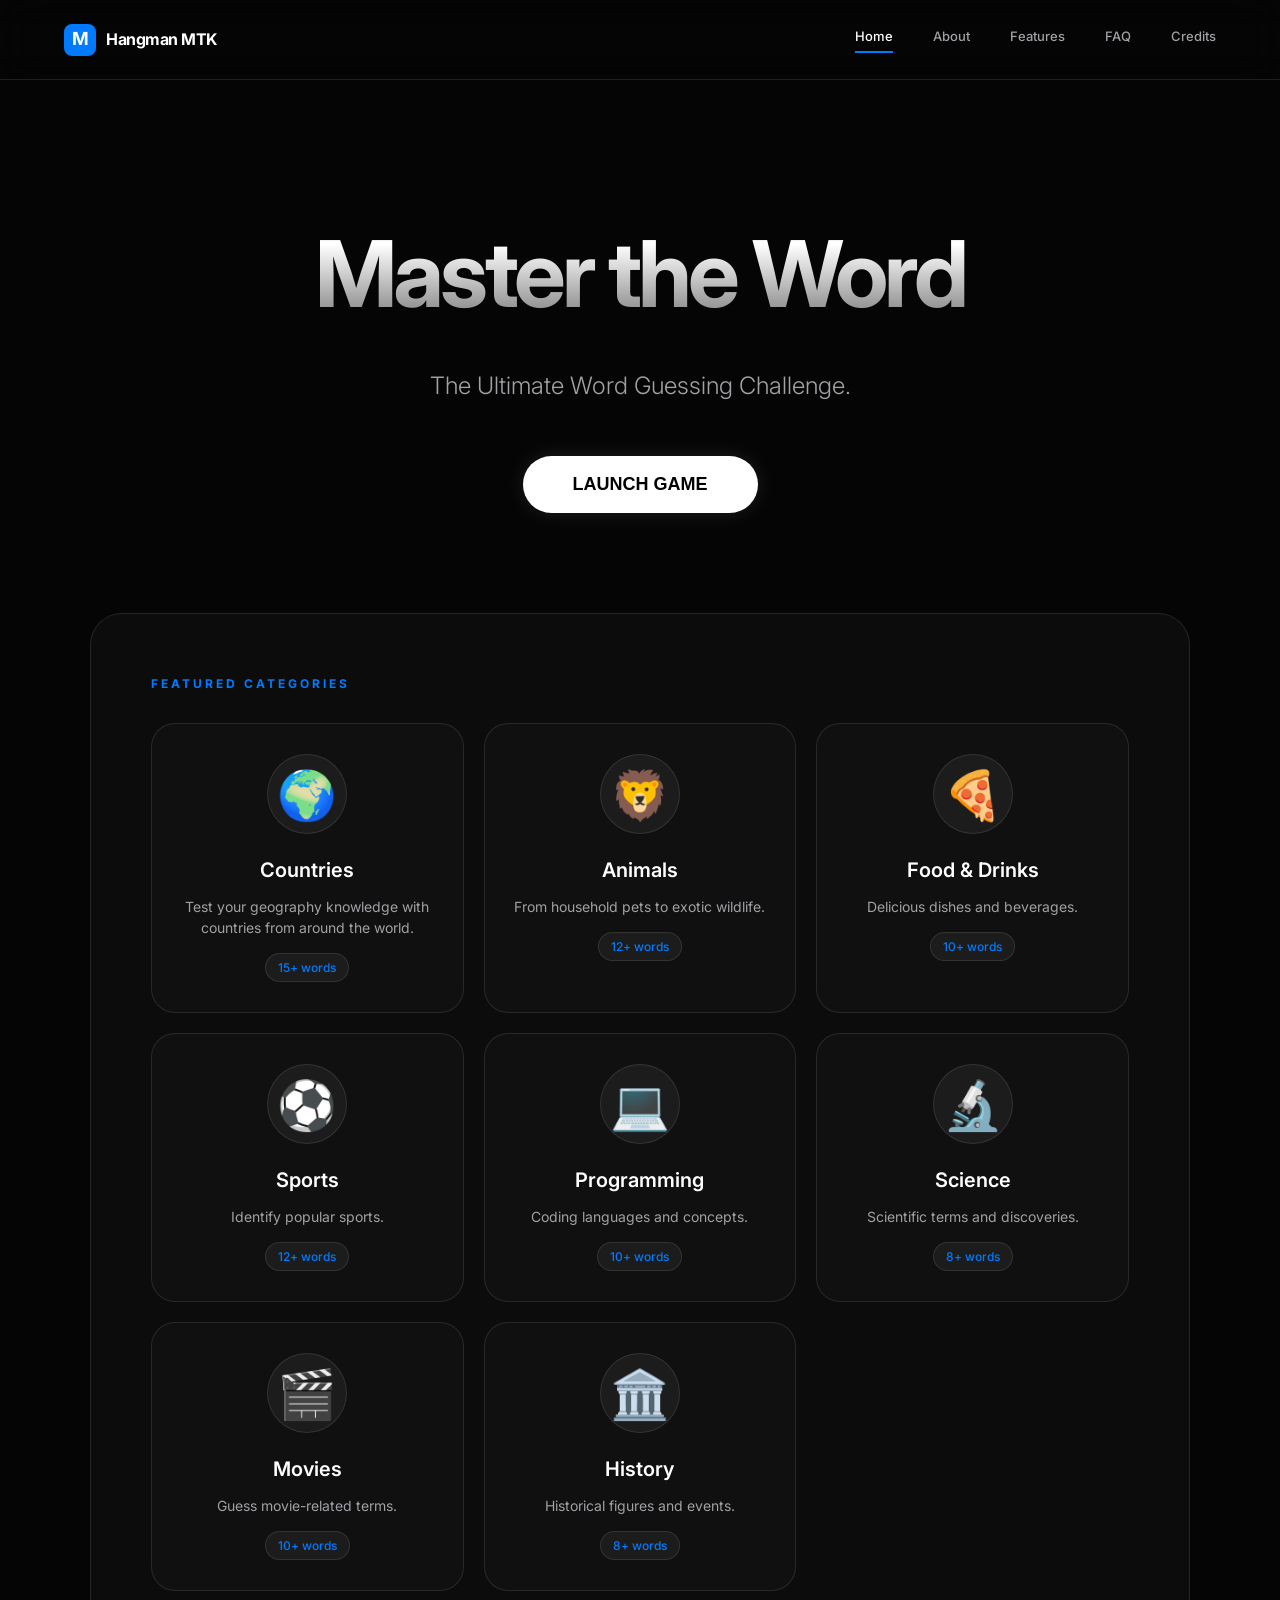
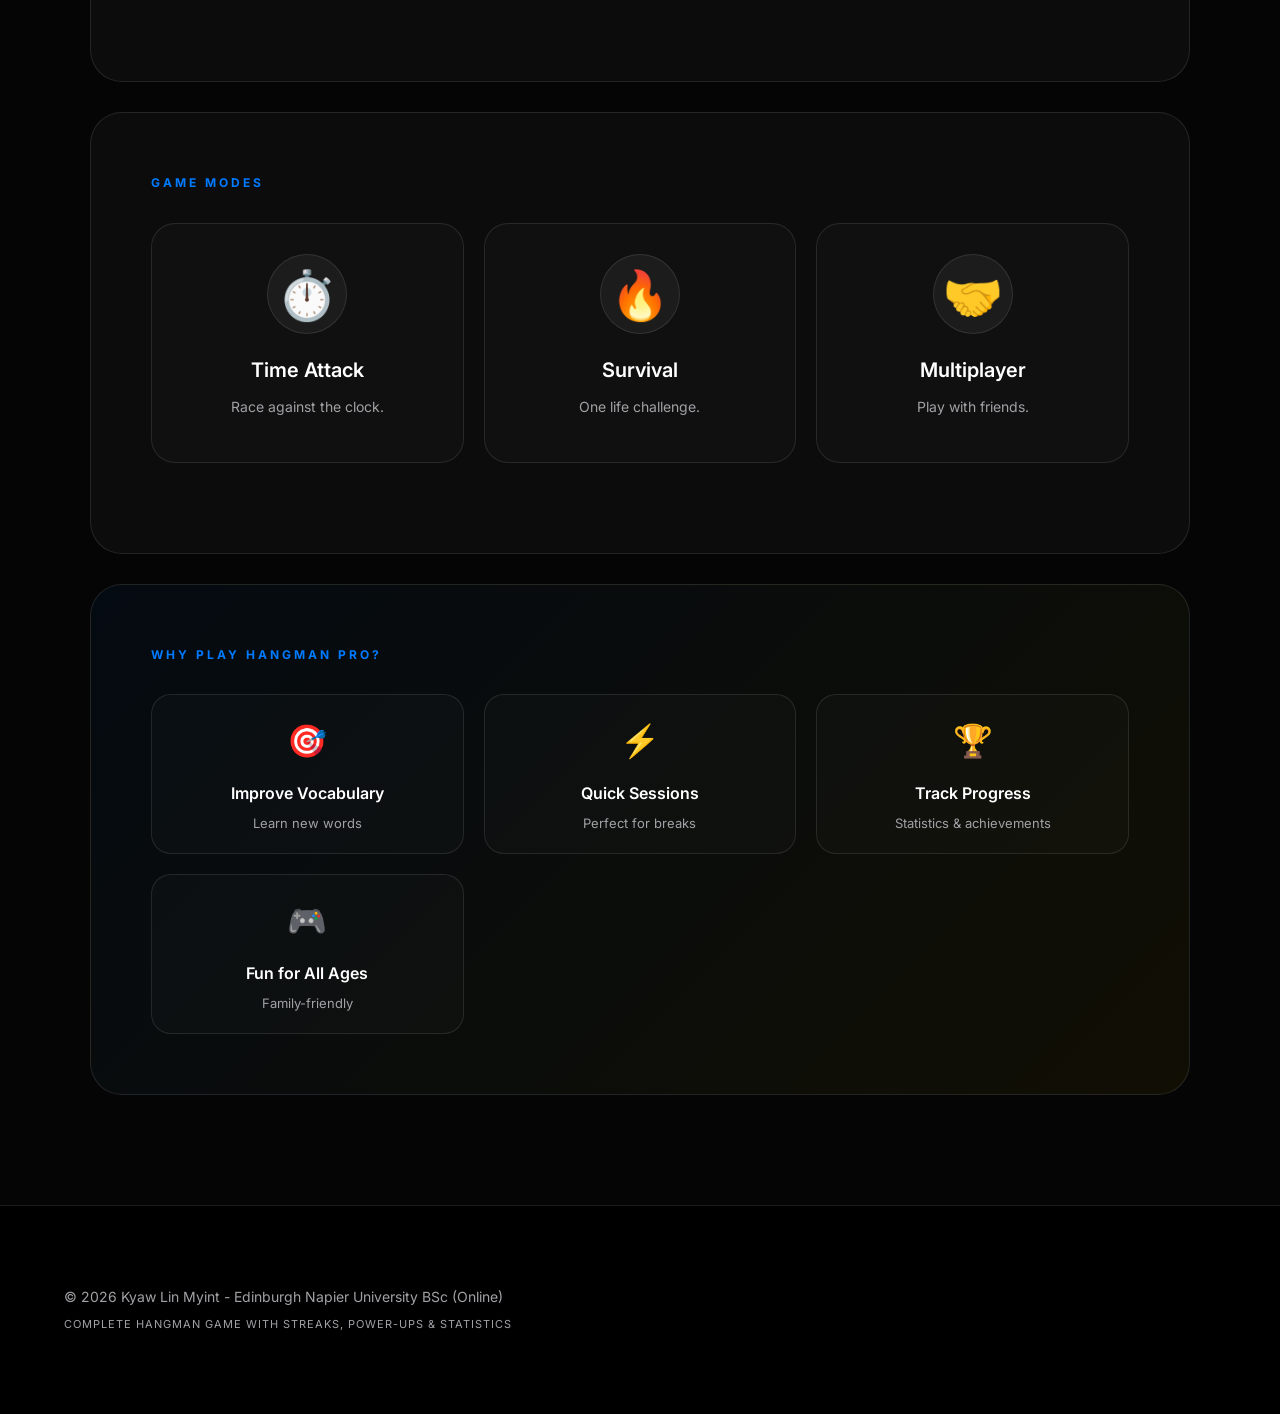
<file: index.html>
<!DOCTYPE html>
<html lang="en">
<head>
    <meta charset="UTF-8">
    <meta name="viewport" content="width=device-width, initial-scale=1.0">
    <title>Hangman Pro | Next-Gen Word Challenge</title>
  <link rel="icon" type="image/jpeg" href="./hangman-game-images/images/head.jpg">
    <link rel="stylesheet" href="./css/website.css">

    <style>
      
    </style>
</head>

<body>

    <header class="app-header">
        <div class="header-content">
            <div class="logo-area">
                <span class="logo-icon">M</span>
                <span class="logo-text">Hangman MTK<span></span></span>
            </div>
            
            <button class="mobile-menu-btn" id="mobileMenuBtn">Home ▼</button>

            <nav class="header-nav" id="headerNav">
                <a href="index.html" class="active">Home</a>
                <a href="./html/about.html">About</a>
                <a href="./html/features.html">Features</a>
                <a href="./html/faq.html">FAQ</a>
                <a href="./html/credits.html">Credits</a>
            </nav>
        </div>
    </header>

    <div class="welcome-container">
        <section class="hero-section">
            <h1 class="game-title">Master the Word</h1>
            <p class="game-subtitle">The Ultimate Word Guessing Challenge.</p>
            
            <div class="navigation-buttons">
                <button class="play-btn" onclick="window.location.href='./html/gamehome.html'">
                    LAUNCH GAME
                </button>
            </div>
        </section>

        <main class="welcome-main">
            <section id="featured" class="info-section">
                <h2 class="section-title">Featured Categories</h2>
                <div class="featured-grid">

                    <div class="featured-card">
                        <div class="featured-icon">🌍</div>
                        <h3>Countries</h3>
                        <p>Test your geography knowledge with countries from around the world.</p>
                        <span class="word-count">15+ words</span>
                    </div>

                    <div class="featured-card">
                        <div class="featured-icon">🦁</div>
                        <h3>Animals</h3>
                        <p>From household pets to exotic wildlife.</p>
                        <span class="word-count">12+ words</span>
                    </div>

                    <div class="featured-card">
                        <div class="featured-icon">🍕</div>
                        <h3>Food & Drinks</h3>
                        <p>Delicious dishes and beverages.</p>
                        <span class="word-count">10+ words</span>
                    </div>

                    <div class="featured-card">
                        <div class="featured-icon">⚽</div>
                        <h3>Sports</h3>
                        <p>Identify popular sports.</p>
                        <span class="word-count">12+ words</span>
                    </div>

                    <div class="featured-card">
                        <div class="featured-icon">💻</div>
                        <h3>Programming</h3>
                        <p>Coding languages and concepts.</p>
                        <span class="word-count">10+ words</span>
                    </div>

                    <div class="featured-card">
                        <div class="featured-icon">🔬</div>
                        <h3>Science</h3>
                        <p>Scientific terms and discoveries.</p>
                        <span class="word-count">8+ words</span>
                    </div>

                    <div class="featured-card">
                        <div class="featured-icon">🎬</div>
                        <h3>Movies</h3>
                        <p>Guess movie-related terms.</p>
                        <span class="word-count">10+ words</span>
                    </div>

                    <div class="featured-card">
                        <div class="featured-icon">🏛️</div>
                        <h3>History</h3>
                        <p>Historical figures and events.</p>
                        <span class="word-count">8+ words</span>
                    </div>

                </div>
            </section>

            <section class="info-section">
                <h2 class="section-title">Game Modes</h2>
                <div class="featured-grid">

                    <div class="featured-card">
                        <div class="featured-icon">⏱️</div>
                        <h3>Time Attack</h3>
                        <p>Race against the clock.</p>
                    </div>

                    <div class="featured-card">
                        <div class="featured-icon">🔥</div>
                        <h3>Survival</h3>
                        <p>One life challenge.</p>
                    </div>

                    <div class="featured-card">
                        <div class="featured-icon">🤝</div>
                        <h3>Multiplayer</h3>
                        <p>Play with friends.</p>
                    </div>

                </div>
            </section>

            <section class="info-section why-play">
                <h2 class="section-title">Why Play Hangman Pro?</h2>
                <div class="why-play-grid">

                    <div class="why-play-item">
                        <span class="why-icon">🎯</span>
                        <h4>Improve Vocabulary</h4>
                        <p>Learn new words</p>
                    </div>

                    <div class="why-play-item">
                        <span class="why-icon">⚡</span>
                        <h4>Quick Sessions</h4>
                        <p>Perfect for breaks</p>
                    </div>

                    <div class="why-play-item">
                        <span class="why-icon">🏆</span>
                        <h4>Track Progress</h4>
                        <p>Statistics & achievements</p>
                    </div>

                    <div class="why-play-item">
                        <span class="why-icon">🎮</span>
                        <h4>Fun for All Ages</h4>
                        <p>Family-friendly</p>
                    </div>

                </div>
            </section>
        </main>
    </div>

    <footer class="app-footer">
        <div class="footer-content">
            <div class="footer-left">
                <p>&copy; 2026 Kyaw Lin Myint - Edinburgh Napier University BSc (Online)</p>
                <p class="version">Complete Hangman Game with Streaks, Power-ups & Statistics</p>
            </div>
        </div>
    </footer>

    <script>
        document.addEventListener('DOMContentLoaded', () => {
            const mobileMenuBtn = document.getElementById('mobileMenuBtn');
            const headerNav = document.getElementById('headerNav');

            if (mobileMenuBtn && headerNav) {
                mobileMenuBtn.addEventListener('click', () => {
                    // Toggle the show class which triggers the CSS max-height transition
                    headerNav.classList.toggle('show');
                    
                    // Toggle the visual arrow direction
                    if (headerNav.classList.contains('show')) {
                        mobileMenuBtn.innerHTML = 'Home ▲';
                        // Optional: Add aria-expanded for better accessibility
                        mobileMenuBtn.setAttribute('aria-expanded', 'true');
                    } else {
                        mobileMenuBtn.innerHTML = 'Home ▼';
                        mobileMenuBtn.setAttribute('aria-expanded', 'false');
                    }
                });
            }
        });
    </script>
</body>
</html>
</file>
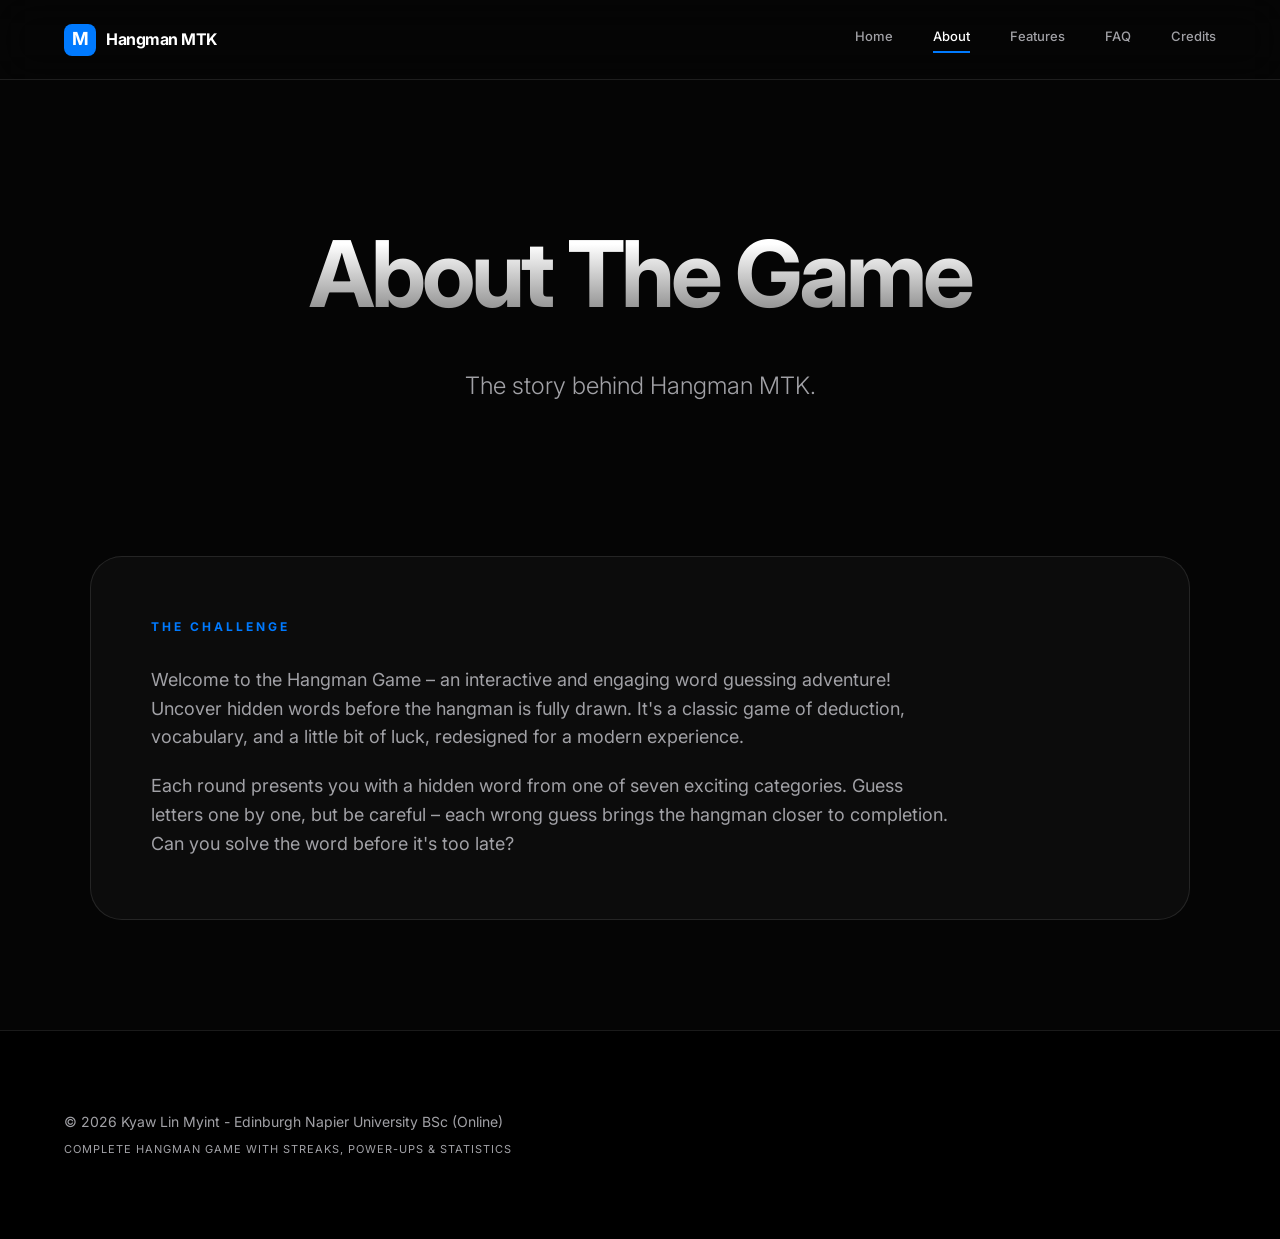
<file: html/about.html>
<!DOCTYPE html>
<html lang="en">
<head>
    <meta charset="UTF-8">
    <meta name="viewport" content="width=device-width, initial-scale=1.0">
    <title>About - Hangman Pro</title>
    <link rel="icon" type="image/jpeg" href="../hangman-game-images/images/head.jpg">
    <link rel="stylesheet" href="../css/about.css">
</head>
<body>

    <header class="app-header">
        <div class="header-content">
            <div class="logo-area">
                 <span class="logo-icon">M</span>
                <span class="logo-text">Hangman MTK<span></span></span>
            </div>

            <button class="mobile-menu-btn" id="mobileMenuBtn">About ▼</button>

             <nav class="header-nav" id="headerNav">
                <a href="../index.html">Home</a>
                <a href="about.html" class="active">About</a>
                <a href="features.html">Features</a>
                 <a href="faq.html">FAQ</a>
                <a href="credits.html">Credits</a>
            </nav>
        </div>
    </header>

    <div class="welcome-container">
        <section class="hero-section">
            <h1 class="game-title">About The Game</h1>
            <p class="game-subtitle">The story behind Hangman MTK.</p>
        </section>

        <main class="welcome-main">
            <section class="info-section">
                <h2 class="section-title">The Challenge</h2>
                <div class="section-content">
                    <p>Welcome to the Hangman Game – an interactive and engaging word guessing adventure! Uncover hidden words before the hangman is fully drawn. It's a classic game of deduction, vocabulary, and a little bit of luck, redesigned for a modern experience.</p>
                    <p style="margin-top: 20px; color: var(--text-dim);">Each round presents you with a hidden word from one of seven exciting categories. Guess letters one by one, but be careful – each wrong guess brings the hangman closer to completion. Can you solve the word before it's too late?</p>
                </div>
            </section>
        </main>
    </div>

    <footer class="app-footer">
        <div class="footer-content">
            <div class="footer-left">
                <p>&copy; 2026 Kyaw Lin Myint - Edinburgh Napier University BSc (Online)</p>
                <p class="version">Complete Hangman Game with Streaks, Power-ups & Statistics</p>
            </div>
        </div>
    </footer>

    <script>
        document.addEventListener('DOMContentLoaded', () => {
            const mobileMenuBtn = document.getElementById('mobileMenuBtn');
            const headerNav = document.getElementById('headerNav');

            if (mobileMenuBtn && headerNav) {
                mobileMenuBtn.addEventListener('click', () => {
                    // Toggle the show class which triggers the CSS max-height transition
                    headerNav.classList.toggle('show');
                    
                    // Toggle the visual arrow direction specifically for the About page
                    if (headerNav.classList.contains('show')) {
                        mobileMenuBtn.innerHTML = 'About ▲';
                        // Optional: Add aria-expanded for better accessibility
                        mobileMenuBtn.setAttribute('aria-expanded', 'true');
                    } else {
                        mobileMenuBtn.innerHTML = 'About ▼';
                        mobileMenuBtn.setAttribute('aria-expanded', 'false');
                    }
                });
            }
        });
    </script>
</body>
</html>
</file>
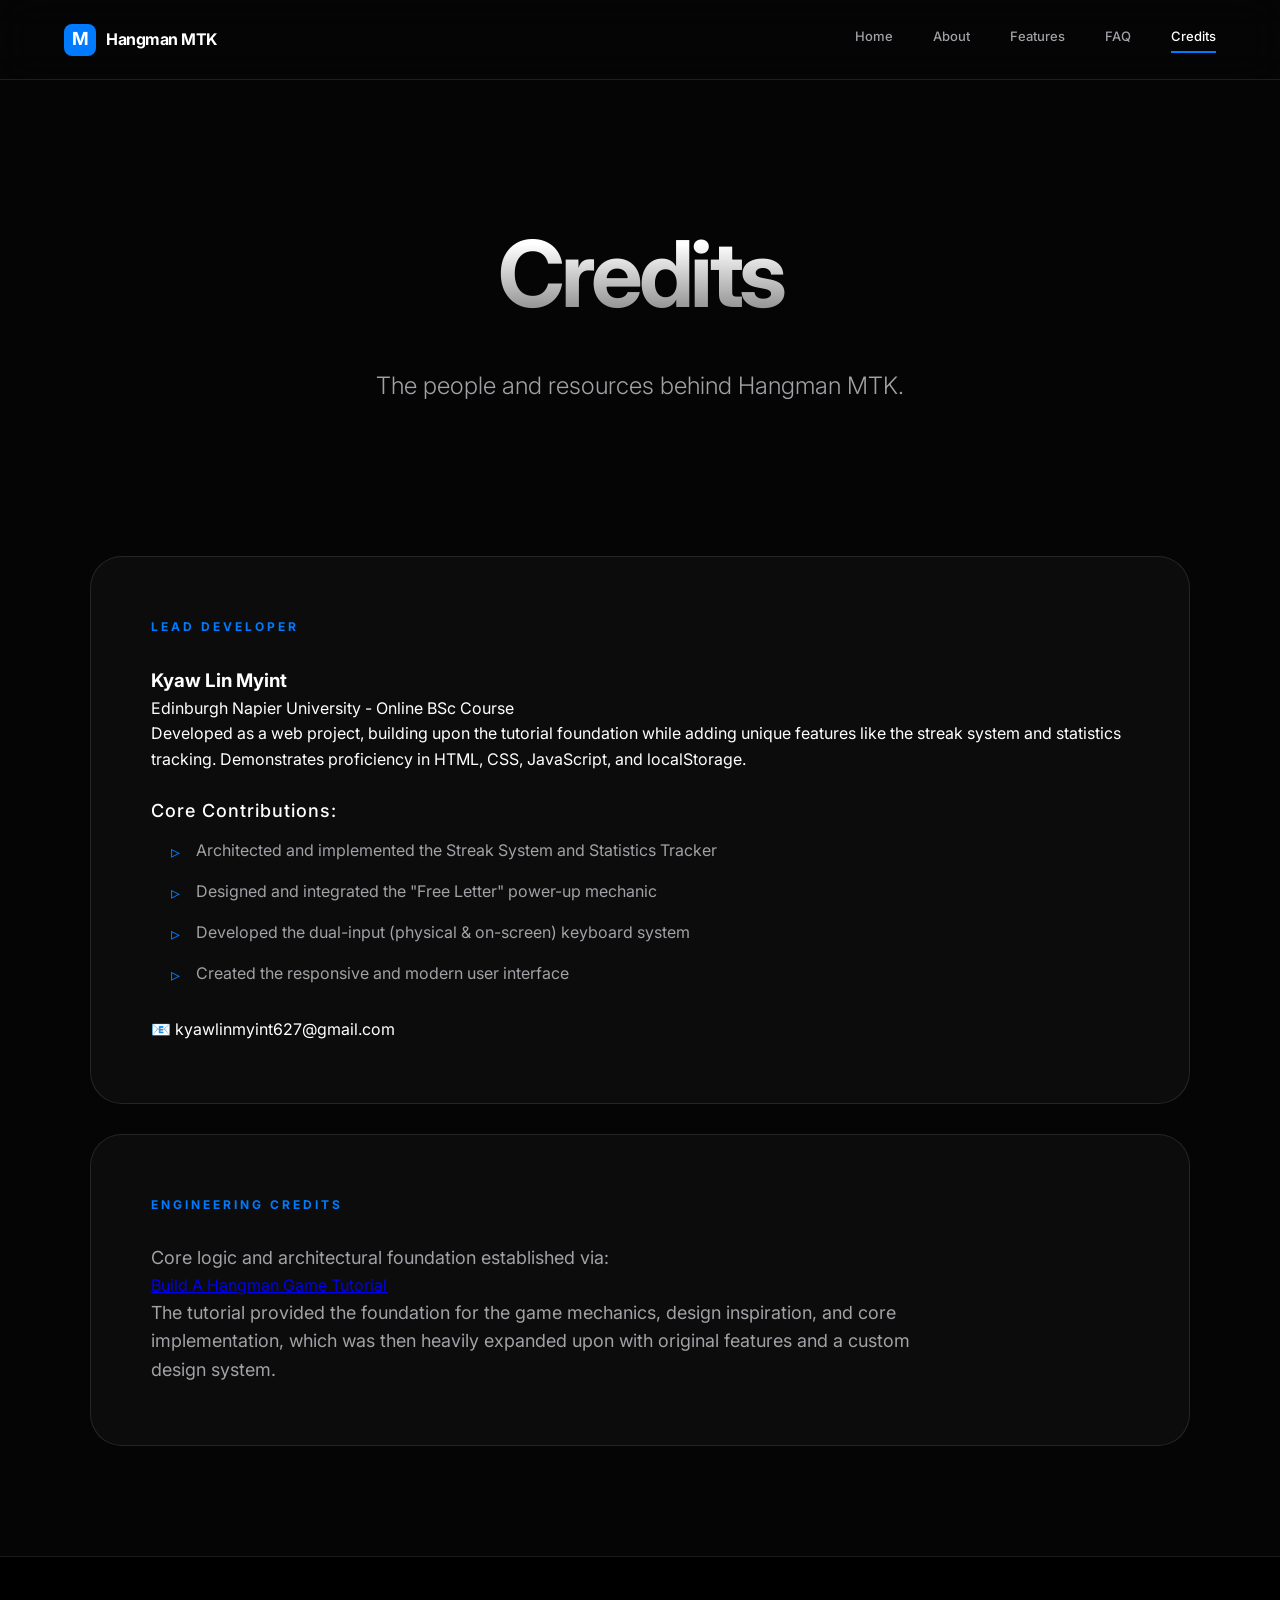
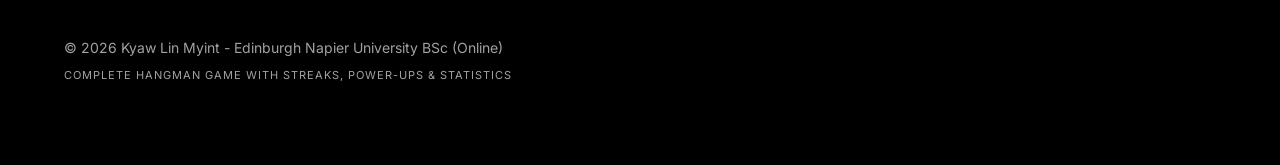
<file: html/credits.html>
<!DOCTYPE html>
<html lang="en">
<head>
    <meta charset="UTF-8">
    <meta name="viewport" content="width=device-width, initial-scale=1.0">
    <title>Credits - Hangman Pro</title>
    <link rel="icon" type="image/jpeg" href="../hangman-game-images/images/head.jpg">
    <link rel="stylesheet" href="../css/credits.css">
</head>
<body>

    <header class="app-header">
        <div class="header-content">
            <div class="logo-area">
                <span class="logo-icon">M</span>
                <span class="logo-text">Hangman MTK<span></span></span>
            </div>

            <button class="mobile-menu-btn" id="mobileMenuBtn">Credits ▼</button>

            <nav class="header-nav" id="headerNav">
                <a href="../index.html">Home</a>
                <a href="about.html">About</a>
                <a href="features.html">Features</a>
                <a href="faq.html">FAQ</a>
                <a href="credits.html" class="active">Credits</a>
            </nav>
        </div>
    </header>

    <div class="welcome-container">
        <section class="hero-section">
            <h1 class="game-title">Credits</h1>
            <p class="game-subtitle">The people and resources behind Hangman MTK.</p>
        </section>

        <main class="welcome-main">
            <section class="info-section developer-section">
                <h2 class="section-title">Lead Developer</h2>
                <div class="developer-content">
                    <div class="developer-info">
                        <h3>Kyaw Lin Myint</h3>
                        <p class="university">Edinburgh Napier University - Online BSc Course</p>
                        <p class="developer-bio">Developed as a web project, building upon the tutorial foundation while adding unique features like the streak system and statistics tracking. Demonstrates proficiency in HTML, CSS, JavaScript, and localStorage.</p>
                        
                        <h4 style="margin: 25px 0 10px; color: #fff; font-size: 18px;">Core Contributions:</h4>
                        <ul style="color: var(--text-dim); margin-left: 20px; line-height: 1.8;">
                            <li>Architected and implemented the Streak System and Statistics Tracker</li>
                            <li>Designed and integrated the "Free Letter" power-up mechanic</li>
                            <li>Developed the dual-input (physical & on-screen) keyboard system</li>
                            <li>Created the responsive and modern user interface</li>
                        </ul>
                        
                        <p class="developer-contact" style="margin-top: 30px;">📧 kyawlinmyint627@gmail.com</p>
                    </div>
                </div>
            </section>

            <section class="info-section credit-section">
                <h2 class="section-title">Engineering Credits</h2>
                <div class="section-content">
                    <p>Core logic and architectural foundation established via:</p>
                    <a href="https://youtu.be/hSSdc8vKP1I?list=PLpwngcHZlPadAbdD_sFE_moH6RjgaTFCw" class="credit-link" target="_blank">
                        Build A Hangman Game Tutorial
                    </a>
                    <p class="credit-note">The tutorial provided the foundation for the game mechanics, design inspiration, and core implementation, which was then heavily expanded upon with original features and a custom design system.</p>
                </div>
            </section>
        </main>
    </div>

    <footer class="app-footer">
        <div class="footer-content">
            <div class="footer-left">
                <p>&copy; 2026 Kyaw Lin Myint - Edinburgh Napier University BSc (Online)</p>
                <p class="version">Complete Hangman Game with Streaks, Power-ups & Statistics</p>
            </div>
        </div>
    </footer>

    <script>
        document.addEventListener('DOMContentLoaded', () => {
            const mobileMenuBtn = document.getElementById('mobileMenuBtn');
            const headerNav = document.getElementById('headerNav');

            if (mobileMenuBtn && headerNav) {
                mobileMenuBtn.addEventListener('click', () => {
                    // Toggle the show class which triggers the CSS max-height transition
                    headerNav.classList.toggle('show');
                    
                    // Toggle the visual arrow direction specifically for the Credits page
                    if (headerNav.classList.contains('show')) {
                        mobileMenuBtn.innerHTML = 'Credits ▲';
                        // Optional: Add aria-expanded for better accessibility
                        mobileMenuBtn.setAttribute('aria-expanded', 'true');
                    } else {
                        mobileMenuBtn.innerHTML = 'Credits ▼';
                        mobileMenuBtn.setAttribute('aria-expanded', 'false');
                    }
                });
            }
        });
    </script>
</body>
</html>
</file>
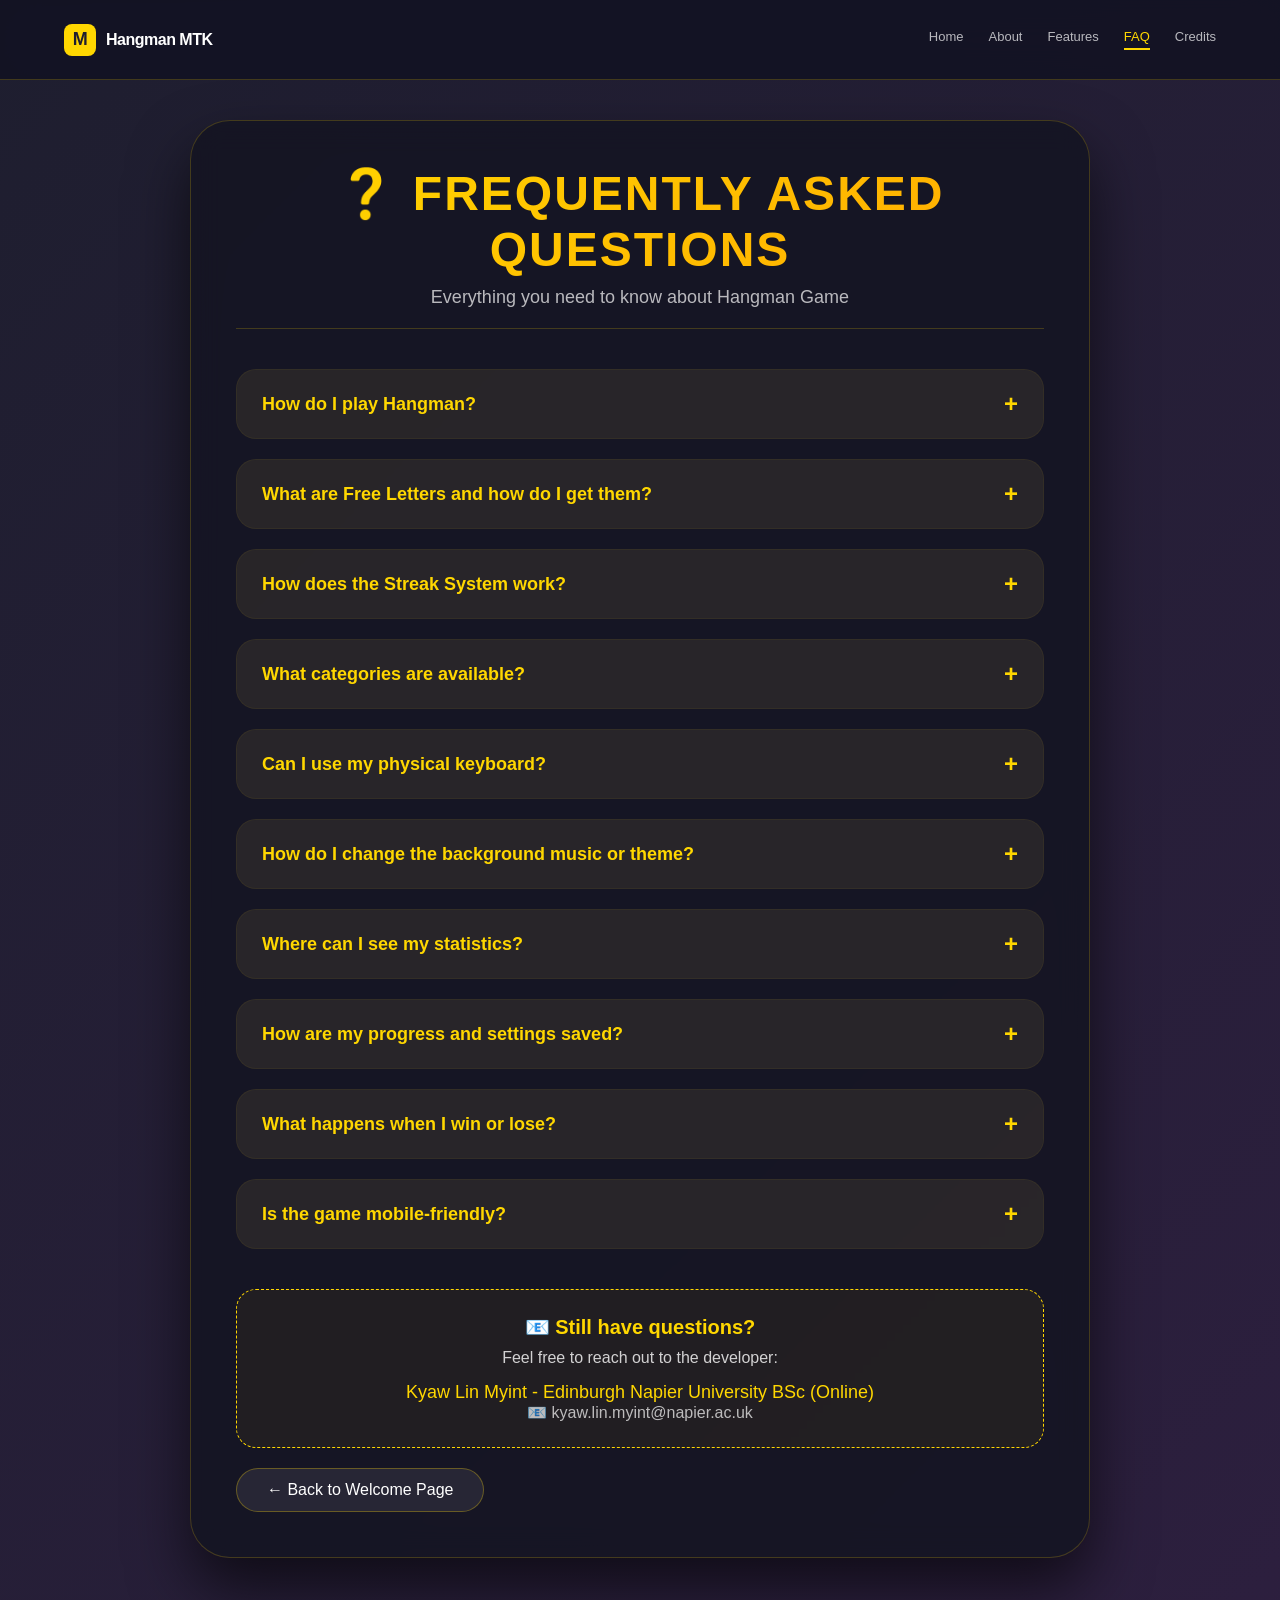
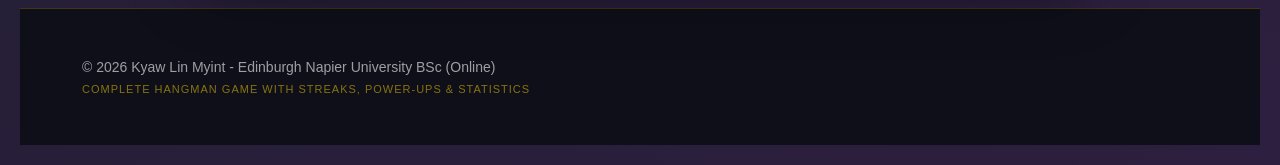
<file: html/faq.html>
<!DOCTYPE html>
<html lang="en">
<head>
    <meta charset="UTF-8">
    <meta name="viewport" content="width=device-width, initial-scale=1.0">
    <link rel="icon" type="image/jpeg" href="../hangman-game-images/images/head.jpg">
    <title>FAQ - Hangman Game</title>
    <style>
        * {
            margin: 0;
            padding: 0;
            box-sizing: border-box;
        }

        body {
            font-family: 'Poppins', 'Segoe UI', sans-serif;
            min-height: 100vh;
            background: linear-gradient(135deg, #1e1e2f 0%, #2d1f3f 100%);
            display: flex;
            flex-direction: column;
            justify-content: center;
            align-items: center;
            padding: 20px;
            overflow-x: hidden; /* Added for mobile menu safety */
        }

        /* Header Styles */
        .app-header {
            position: fixed;
            top: 0;
            width: 100%;
            height: 80px;
            background: rgba(20, 20, 35, 0.95);
            backdrop-filter: saturate(180%) blur(20px);
            border-bottom: 1px solid rgba(255, 215, 0, 0.2);
            z-index: 1000;
            display: flex;
            justify-content: center;
        }

        .header-content {
            width: 90%;
            max-width: 1200px;
            display: flex;
            justify-content: space-between;
            align-items: center;
            position: relative; /* Added for dropdown positioning */
        }

        .logo-area {
            display: flex;
            align-items: center;
            gap: 10px;
            font-weight: 700;
            letter-spacing: -0.5px;
            color: white;
        }

        .logo-icon {
            background: #ffd700;
            width: 32px;
            height: 32px;
            display: flex;
            align-items: center;
            justify-content: center;
            border-radius: 8px;
            font-size: 18px;
            color: #1e1e2f;
            font-weight: bold;
        }

        .logo-text {
            color: white;
        }

        .header-nav {
            display: flex;
            gap: 15px;
        }

        .header-nav a {
            color: rgba(255, 255, 255, 0.7);
            text-decoration: none;
            margin-left: 10px;
            font-size: 13px;
            font-weight: 500;
            transition: color 0.3s;
        }

        .header-nav a:hover,
        .header-nav a.active {
            color: #ffd700;
            border-bottom: 2px solid #ffd700;
            padding-bottom: 4px;
        }

        /* Mobile Menu Toggle Button (Hidden on Desktop) */
        .mobile-menu-btn {
            display: none;
            background: transparent;
            color: white;
            border: 1px solid white;
            padding: 8px 15px;
            font-size: 1rem;
            cursor: pointer;
            border-radius: 5px;
            font-weight: bold;
            transition: all 0.3s ease;
        }

        .mobile-menu-btn:hover {
            opacity: 0.8;
            background-color: rgba(255, 255, 255, 0.1);
        }

        /* FAQ Container */
        .faq-container {
            max-width: 900px;
            width: 95%;
            background: rgba(20, 20, 35, 0.9);
            backdrop-filter: blur(15px);
            border-radius: 40px;
            padding: 45px;
            color: white;
            border: 1px solid rgba(255, 215, 0, 0.2);
            box-shadow: 0 30px 60px rgba(0, 0, 0, 0.6);
            animation: fadeIn 0.8s ease;
            margin: 100px 0 50px 0;
        }

        @keyframes fadeIn {
            from {
                opacity: 0;
                transform: translateY(30px);
            }
            to {
                opacity: 1;
                transform: translateY(0);
            }
        }

        h1 {
            font-size: 48px;
            text-align: center;
            background: linear-gradient(135deg, #ffd700, #ffaa00);
            -webkit-background-clip: text;
            -webkit-text-fill-color: transparent;
            margin-bottom: 10px;
            letter-spacing: 2px;
        }

        .subtitle {
            text-align: center;
            font-size: 18px;
            margin-bottom: 40px;
            color: rgba(255, 255, 255, 0.7);
            border-bottom: 1px solid rgba(255, 215, 0, 0.2);
            padding-bottom: 20px;
        }

        .faq-grid {
            display: flex;
            flex-direction: column;
            gap: 20px;
            margin-bottom: 40px;
        }

        .faq-item {
            background: rgba(255, 255, 255, 0.03);
            border-radius: 20px;
            padding: 0;
            border: 1px solid rgba(255, 215, 0, 0.1);
            transition: all 0.3s ease;
            overflow: hidden;
        }

        .faq-item:hover {
            border-color: rgba(255, 215, 0, 0.4);
            box-shadow: 0 5px 20px rgba(255, 215, 0, 0.1);
        }

        .faq-question {
            padding: 20px 25px;
            cursor: pointer;
            display: flex;
            justify-content: space-between;
            align-items: center;
            font-size: 18px;
            font-weight: 600;
            color: #ffd700;
            background: rgba(255, 215, 0, 0.05);
            user-select: none;
        }

        .faq-question span {
            font-size: 24px;
            transition: transform 0.3s ease;
        }

        .faq-item.active .faq-question span {
            transform: rotate(45deg);
        }

        .faq-answer {
            max-height: 0;
            overflow: hidden;
            transition: max-height 0.4s ease;
            background: rgba(0, 0, 0, 0.2);
        }

        .faq-item.active .faq-answer {
            max-height: 200px;
        }

        .faq-answer p {
            padding: 20px 25px;
            line-height: 1.7;
            color: rgba(255, 255, 255, 0.9);
            border-top: 1px solid rgba(255, 215, 0, 0.1);
        }

        .contact-support {
            background: rgba(255, 215, 0, 0.05);
            border-radius: 20px;
            padding: 25px;
            margin-top: 30px;
            text-align: center;
            border: 1px dashed #ffd700;
        }

        .contact-support h3 {
            color: #ffd700;
            margin-bottom: 10px;
            font-size: 20px;
        }

        .back-btn {
            display: inline-flex;
            align-items: center;
            gap: 8px;
            background: rgba(255, 255, 255, 0.08);
            border: 1px solid rgba(255, 215, 0, 0.3);
            color: white;
            padding: 12px 30px;
            border-radius: 50px;
            cursor: pointer;
            font-size: 16px;
            transition: all 0.3s ease;
            text-decoration: none;
            margin-top: 20px;
        }

        .back-btn:hover {
            background: rgba(255, 215, 0, 0.15);
            border-color: #ffd700;
            transform: translateX(-5px);
        }

        /* Footer Styles */
        .app-footer {
            width: 100%;
            border-top: 1px solid rgba(255, 215, 0, 0.2);
            padding: 50px 0;
            background: #0f0f1a;
        }

        .footer-content {
            width: 90%;
            max-width: 1200px;
            margin: 0 auto;
            display: flex;
            justify-content: space-between;
            align-items: flex-start;
        }

        .footer-left p {
            font-size: 14px;
            color: rgba(255, 255, 255, 0.6);
        }

        .version {
            font-size: 11px !important;
            margin-top: 8px;
            letter-spacing: 1px;
            text-transform: uppercase;
            color: rgba(255, 215, 0, 0.5) !important;
        }

        /* ================= MOBILE RESPONSIVE MENU ================= */
        @media (max-width: 768px) {
            .app-header {
                height: auto;
                padding: 15px 0;
            }

            .header-content {
                flex-direction: row;
                flex-wrap: wrap;
                align-items: center;
            }

            .mobile-menu-btn {
                display: block; 
            }

            .header-nav {
                flex-direction: column;
                align-items: center; 
                width: 100%;
                margin-top: 10px;
                gap: 0;
                
                /* White Div Container Styling */
                background-color: #ffffff;
                border-radius: 12px; 
                box-shadow: 0 8px 25px rgba(0, 0, 0, 0.2); 
                
                /* Smooth Dropdown Animation Properties */
                overflow: hidden;
                max-height: 0;
                opacity: 0;
                padding: 0; 
                transition: max-height 0.4s ease-in-out, opacity 0.3s ease-in-out, margin-top 0.3s ease-in-out, padding 0.3s ease-in-out;
            }

            /* Triggered via JavaScript */
            .header-nav.show {
                max-height: 400px; 
                opacity: 1;
                margin-top: 15px;
                padding: 10px 0; 
            }

            .header-nav a {
                display: block; 
                width: 100%;
                box-sizing: border-box; 
                padding: 14px 20px; 
                margin: 0; /* Reset margin from desktop */
                text-align: center; 
                
                color: #333333 !important; 
                text-decoration: none;
                font-size: 15px;
                font-weight: 500;
                border-bottom: 1px solid rgba(0, 0, 0, 0.04) !important; 
                transition: all 0.3s ease; 
            }

            /* Modern Hover Effect Inside Dropdown */
            .header-nav a:hover, 
            .header-nav a:active {
                background-color: #f0f4f8; 
                color: #0056b3 !important; 
                letter-spacing: 0.5px; 
            }

            /* Mobile Active State Fix - Ensures "FAQ" looks selected */
            .header-nav a.active {
                background-color: #f0f4f8; 
                color: #0056b3 !important; 
                font-weight: 700;
            }

            .header-nav a:last-child {
                border-bottom: none !important;
            }

            /* Existing FAQ Responsive Fixes */
            .faq-container {
                padding: 25px;
                margin: 120px 0 40px 0;
            }
            
            h1 {
                font-size: 36px;
            }
            
            .faq-question {
                font-size: 16px;
                padding: 15px 20px;
            }

            .footer-content {
                flex-direction: column;
                gap: 20px;
                text-align: center;
                align-items: center;
            }
        }

        @media (max-width: 480px) {
            .logo-text {
                display: none;
            }
        }
    </style>
</head>
<body>
    <header class="app-header">
        <div class="header-content">
            <div class="logo-area">
                <span class="logo-icon">M</span>
                <span class="logo-text">Hangman MTK<span></span></span>
            </div>
            
            <button class="mobile-menu-btn" id="mobileMenuBtn">FAQ ▼</button>

            <nav class="header-nav" id="headerNav">
                <a href="../index.html">Home</a>
                <a href="about.html">About</a>
                <a href="features.html">Features</a>
                <a href="faq.html" class="active">FAQ</a>
                <a href="credits.html">Credits</a>
            </nav>
        </div>
    </header>

    <div class="faq-container">
        <h1>❓ FREQUENTLY ASKED QUESTIONS</h1>
        <div class="subtitle">Everything you need to know about Hangman Game</div>

        <div class="faq-grid">
            <div class="faq-item">
                <div class="faq-question" onclick="toggleFAQ(this)">
                    How do I play Hangman?
                    <span>+</span>
                </div>
                <div class="faq-answer">
                    <p>Simply guess letters to uncover the hidden word. You have 6 wrong guesses allowed. Each wrong guess adds a part to the hangman drawing. Use the on-screen keyboard or your physical keyboard to select letters. Complete the word before the hangman is fully drawn to win!</p>
                </div>
            </div>

            <div class="faq-item">
                <div class="faq-question" onclick="toggleFAQ(this)">
                    What are Free Letters and how do I get them?
                    <span>+</span>
                </div>
                <div class="faq-answer">
                    <p>Free Letters are power-ups that reveal a random correct letter in the current word. You start with 3 free letters. You can earn more by building winning streaks: 3 wins = +2 letters, 5 wins = +3 letters, 10 wins = +4 letters. Perfect games (0 wrong guesses) also give bonus letters!</p>
                </div>
            </div>

            <div class="faq-item">
                <div class="faq-question" onclick="toggleFAQ(this)">
                    How does the Streak System work?
                    <span>+</span>
                </div>
                <div class="faq-answer">
                    <p>Your streak increases each time you successfully guess a word. The streak resets to 0 if you lose. Higher streaks earn better rewards: 3-streak gives +2 free letters, 5-streak gives +3 free letters, 10-streak gives +4 free letters. Your highest streak is tracked in statistics.</p>
                </div>
            </div>

            <div class="faq-item">
                <div class="faq-question" onclick="toggleFAQ(this)">
                    What categories are available?
                    <span>+</span>
                </div>
                <div class="faq-answer">
                    <p>The game features 7 categories with 70+ words: Sports (⚽), Food (🍕), Programming (💻), History (🏛️), Science (🔬), Countries (🌍), and Animals (🦁). You can select "Random All" to play words from any category.</p>
                </div>
            </div>

            <div class="faq-item">
                <div class="faq-question" onclick="toggleFAQ(this)">
                    Can I use my physical keyboard?
                    <span>+</span>
                </div>
                <div class="faq-answer">
                    <p>Yes! You can type letters directly using your keyboard. Press ENTER to play again when the game over modal appears, ESC to return to the home page, and F5 or Ctrl+R to refresh the game while preserving your settings.</p>
                </div>
            </div>

            <div class="faq-item">
                <div class="faq-question" onclick="toggleFAQ(this)">
                    How do I change the background music or theme?
                    <span>+</span>
                </div>
                <div class="faq-answer">
                    <p>Click the settings icon (⚙️) in the top right corner. From there, you can toggle music on/off, adjust volume, and switch between different backgrounds (City, Cloud, Galaxy). All settings are automatically saved for your next visit.</p>
                </div>
            </div>

            <div class="faq-item">
                <div class="faq-question" onclick="toggleFAQ(this)">
                    Where can I see my statistics?
                    <span>+</span>
                </div>
                <div class="faq-answer">
                    <p>Your statistics are displayed in the game dashboard showing current streak, free letters left, and best streak. You can also click the "Statistics" button or visit stats.html for detailed stats including win rate, games won/lost, and achievements.</p>
                </div>
            </div>

            <div class="faq-item">
                <div class="faq-question" onclick="toggleFAQ(this)">
                    How are my progress and settings saved?
                    <span>+</span>
                </div>
                <div class="faq-answer">
                    <p>All your game data (streak, free letters, best streak) and settings (music volume, background choice) are automatically saved in your browser's localStorage. This means your progress persists even after closing the browser!</p>
                </div>
            </div>

            <div class="faq-item">
                <div class="faq-question" onclick="toggleFAQ(this)">
                    What happens when I win or lose?
                    <span>+</span>
                </div>
                <div class="faq-answer">
                    <p>When you win, you earn free letters based on your streak and perfect game bonus. Your streak increases. When you lose, your streak resets to 0. Both scenarios show a modal with your result and options to play again or return home.</p>
                </div>
            </div>

            <div class="faq-item">
                <div class="faq-question" onclick="toggleFAQ(this)">
                    Is the game mobile-friendly?
                    <span>+</span>
                </div>
                <div class="faq-answer">
                    <p>Absolutely! The game is fully responsive and works on all devices - phones, tablets, and desktop. The interface adapts to different screen sizes with adjusted layouts and button sizes for optimal touch interaction.</p>
                </div>
            </div>
        </div>

        <div class="contact-support">
            <h3>📧 Still have questions?</h3>
            <p style="margin-bottom: 15px; color: rgba(255,255,255,0.8);">Feel free to reach out to the developer:</p>
            <p style="color: #ffd700; font-size: 18px;">Kyaw Lin Myint - Edinburgh Napier University BSc (Online)</p>
            <p style="color: rgba(255,255,255,0.7);">📧 kyaw.lin.myint@napier.ac.uk</p>
        </div>

        <a href="../index.html" class="back-btn">← Back to Welcome Page</a>
    </div>

    <footer class="app-footer">
        <div class="footer-content">
            <div class="footer-left">
                <p>&copy; 2026 Kyaw Lin Myint - Edinburgh Napier University BSc (Online)</p>
                <p class="version">Complete Hangman Game with Streaks, Power-ups & Statistics</p>
            </div>
        </div>
    </footer>

    <script>
        // FAQ Accordion Logic
        function toggleFAQ(element) {
            const faqItem = element.parentElement;
            faqItem.classList.toggle('active');
            const span = element.querySelector('span');
            if (faqItem.classList.contains('active')) {
                span.textContent = '−';
            } else {
                span.textContent = '+';
            }
        }

        // Secure & Modern JavaScript for Smooth Dropdown Menu
        document.addEventListener('DOMContentLoaded', () => {
            const mobileMenuBtn = document.getElementById('mobileMenuBtn');
            const headerNav = document.getElementById('headerNav');

            if (mobileMenuBtn && headerNav) {
                mobileMenuBtn.addEventListener('click', () => {
                    // Toggle the show class which triggers the CSS max-height transition
                    headerNav.classList.toggle('show');
                    
                    // Toggle the visual arrow direction specifically for the FAQ page
                    if (headerNav.classList.contains('show')) {
                        mobileMenuBtn.innerHTML = 'FAQ ▲';
                        mobileMenuBtn.setAttribute('aria-expanded', 'true');
                    } else {
                        mobileMenuBtn.innerHTML = 'FAQ ▼';
                        mobileMenuBtn.setAttribute('aria-expanded', 'false');
                    }
                });
            }
        });
    </script>
</body>
</html>
</file>
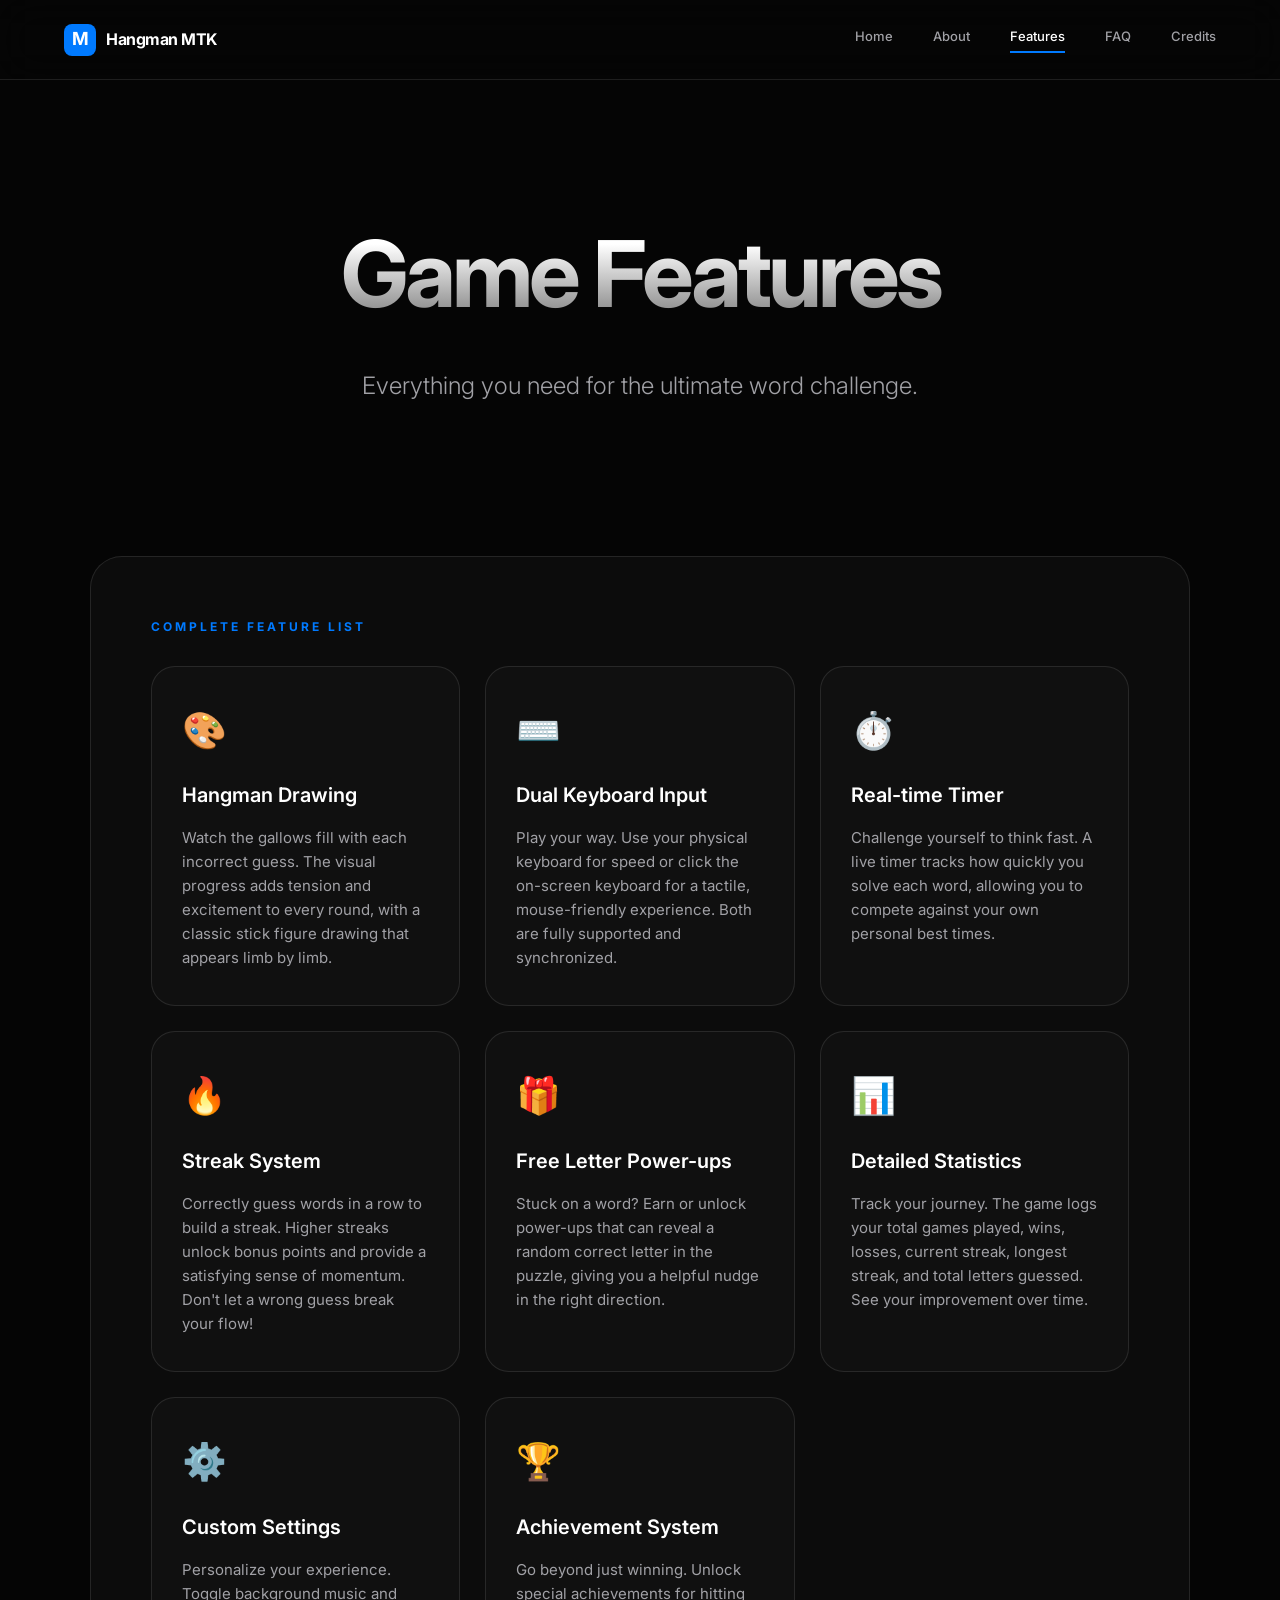
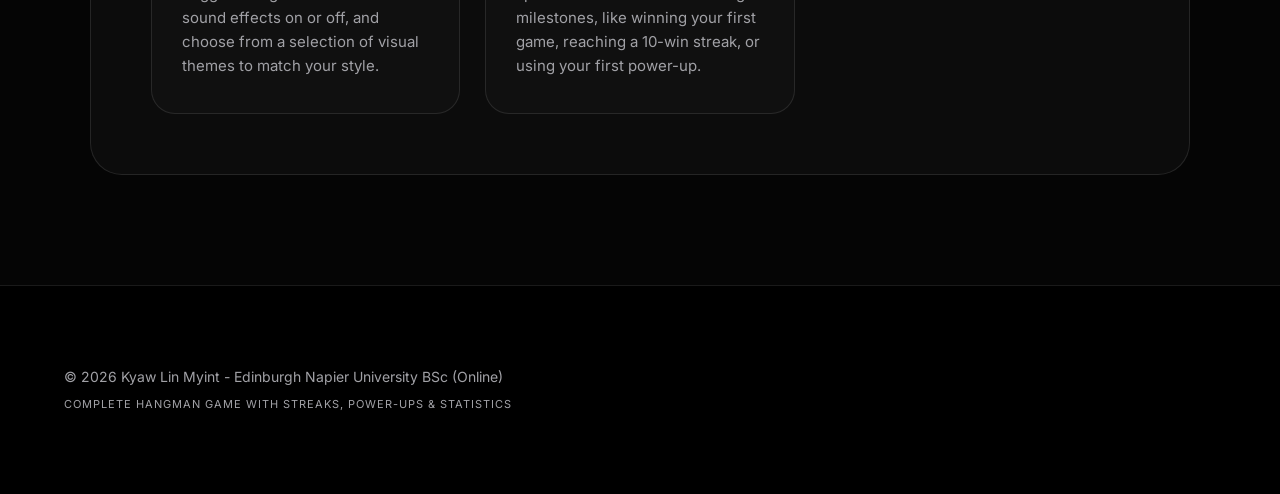
<file: html/features.html>
<!DOCTYPE html>
<html lang="en">
<head>
    <meta charset="UTF-8">
    <meta name="viewport" content="width=device-width, initial-scale=1.0">
    <title>Features - Hangman Pro</title>
    <link rel="icon" type="image/jpeg" href="../hangman-game-images/images/head.jpg">
    <link rel="stylesheet" href="../css/features.css">
</head>
<body>

    <header class="app-header">
        <div class="header-content">
            <div class="logo-area">
                 <span class="logo-icon">M</span>
                <span class="logo-text">Hangman MTK<span></span></span>
            </div>
            
            <button class="mobile-menu-btn" id="mobileMenuBtn">Features ▼</button>

            <nav class="header-nav" id="headerNav">
                <a href="../index.html">Home</a>
                <a href="about.html">About</a>
                <a href="features.html" class="active">Features</a>
                 <a href="faq.html" >FAQ</a>
                <a href="credits.html">Credits</a>
            </nav>
        </div>
    </header>

    <div class="welcome-container">
        <section class="hero-section">
            <h1 class="game-title">Game Features</h1>
            <p class="game-subtitle">Everything you need for the ultimate word challenge.</p>
        </section>

        <main class="welcome-main">
            <section class="info-section">
                <h2 class="section-title">Complete Feature List</h2>
                <div class="features-grid-detailed">
                    <div class="feature-card-detailed">
                        <span class="feature-icon">🎨</span>
                        <h3>Hangman Drawing</h3>
                        <p>Watch the gallows fill with each incorrect guess. The visual progress adds tension and excitement to every round, with a classic stick figure drawing that appears limb by limb.</p>
                    </div>
                    <div class="feature-card-detailed">
                        <span class="feature-icon">⌨️</span>
                        <h3>Dual Keyboard Input</h3>
                        <p>Play your way. Use your physical keyboard for speed or click the on-screen keyboard for a tactile, mouse-friendly experience. Both are fully supported and synchronized.</p>
                    </div>
                    <div class="feature-card-detailed">
                        <span class="feature-icon">⏱️</span>
                        <h3>Real-time Timer</h3>
                        <p>Challenge yourself to think fast. A live timer tracks how quickly you solve each word, allowing you to compete against your own personal best times.</p>
                    </div>
                    <div class="feature-card-detailed">
                        <span class="feature-icon">🔥</span>
                        <h3>Streak System</h3>
                        <p>Correctly guess words in a row to build a streak. Higher streaks unlock bonus points and provide a satisfying sense of momentum. Don't let a wrong guess break your flow!</p>
                    </div>
                    <div class="feature-card-detailed">
                        <span class="feature-icon">🎁</span>
                        <h3>Free Letter Power-ups</h3>
                        <p>Stuck on a word? Earn or unlock power-ups that can reveal a random correct letter in the puzzle, giving you a helpful nudge in the right direction.</p>
                    </div>
                    <div class="feature-card-detailed">
                        <span class="feature-icon">📊</span>
                        <h3>Detailed Statistics</h3>
                        <p>Track your journey. The game logs your total games played, wins, losses, current streak, longest streak, and total letters guessed. See your improvement over time.</p>
                    </div>
                    <div class="feature-card-detailed">
                        <span class="feature-icon">⚙️</span>
                        <h3>Custom Settings</h3>
                        <p>Personalize your experience. Toggle background music and sound effects on or off, and choose from a selection of visual themes to match your style.</p>
                    </div>
                    <div class="feature-card-detailed">
                        <span class="feature-icon">🏆</span>
                        <h3>Achievement System</h3>
                        <p>Go beyond just winning. Unlock special achievements for hitting milestones, like winning your first game, reaching a 10-win streak, or using your first power-up.</p>
                    </div>
                </div>
            </section>
        </main>
    </div>

    <footer class="app-footer">
        <div class="footer-content">
            <div class="footer-left">
                <p>&copy; 2026 Kyaw Lin Myint - Edinburgh Napier University BSc (Online)</p>
                <p class="version">Complete Hangman Game with Streaks, Power-ups & Statistics</p>
            </div>
        </div>
    </footer>

    <script>
        document.addEventListener('DOMContentLoaded', () => {
            const mobileMenuBtn = document.getElementById('mobileMenuBtn');
            const headerNav = document.getElementById('headerNav');

            if (mobileMenuBtn && headerNav) {
                mobileMenuBtn.addEventListener('click', () => {
                    // Toggle the show class which triggers the CSS max-height transition
                    headerNav.classList.toggle('show');
                    
                    // Toggle the visual arrow direction specifically for the Features page
                    if (headerNav.classList.contains('show')) {
                        mobileMenuBtn.innerHTML = 'Features ▲';
                        // Optional: Add aria-expanded for better accessibility
                        mobileMenuBtn.setAttribute('aria-expanded', 'true');
                    } else {
                        mobileMenuBtn.innerHTML = 'Features ▼';
                        mobileMenuBtn.setAttribute('aria-expanded', 'false');
                    }
                });
            }
        });
    </script>
</body>
</html>
</file>
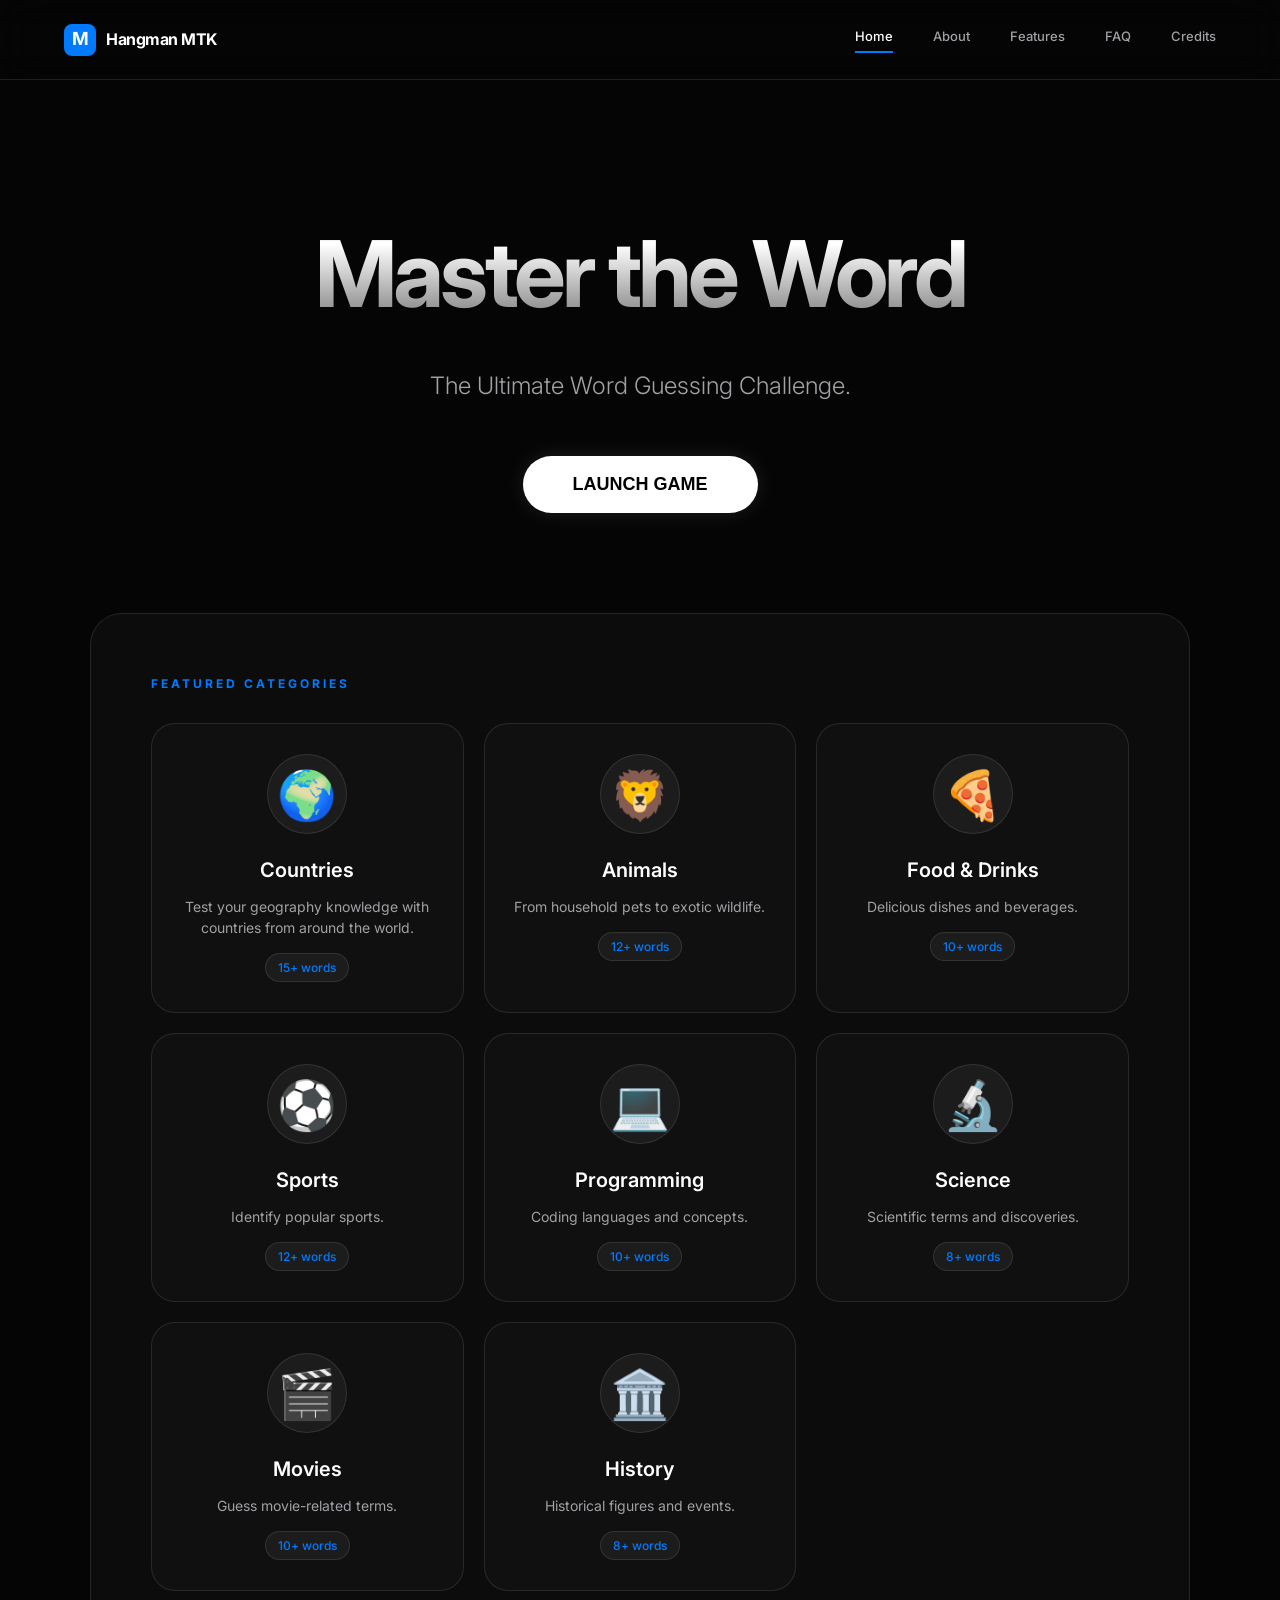
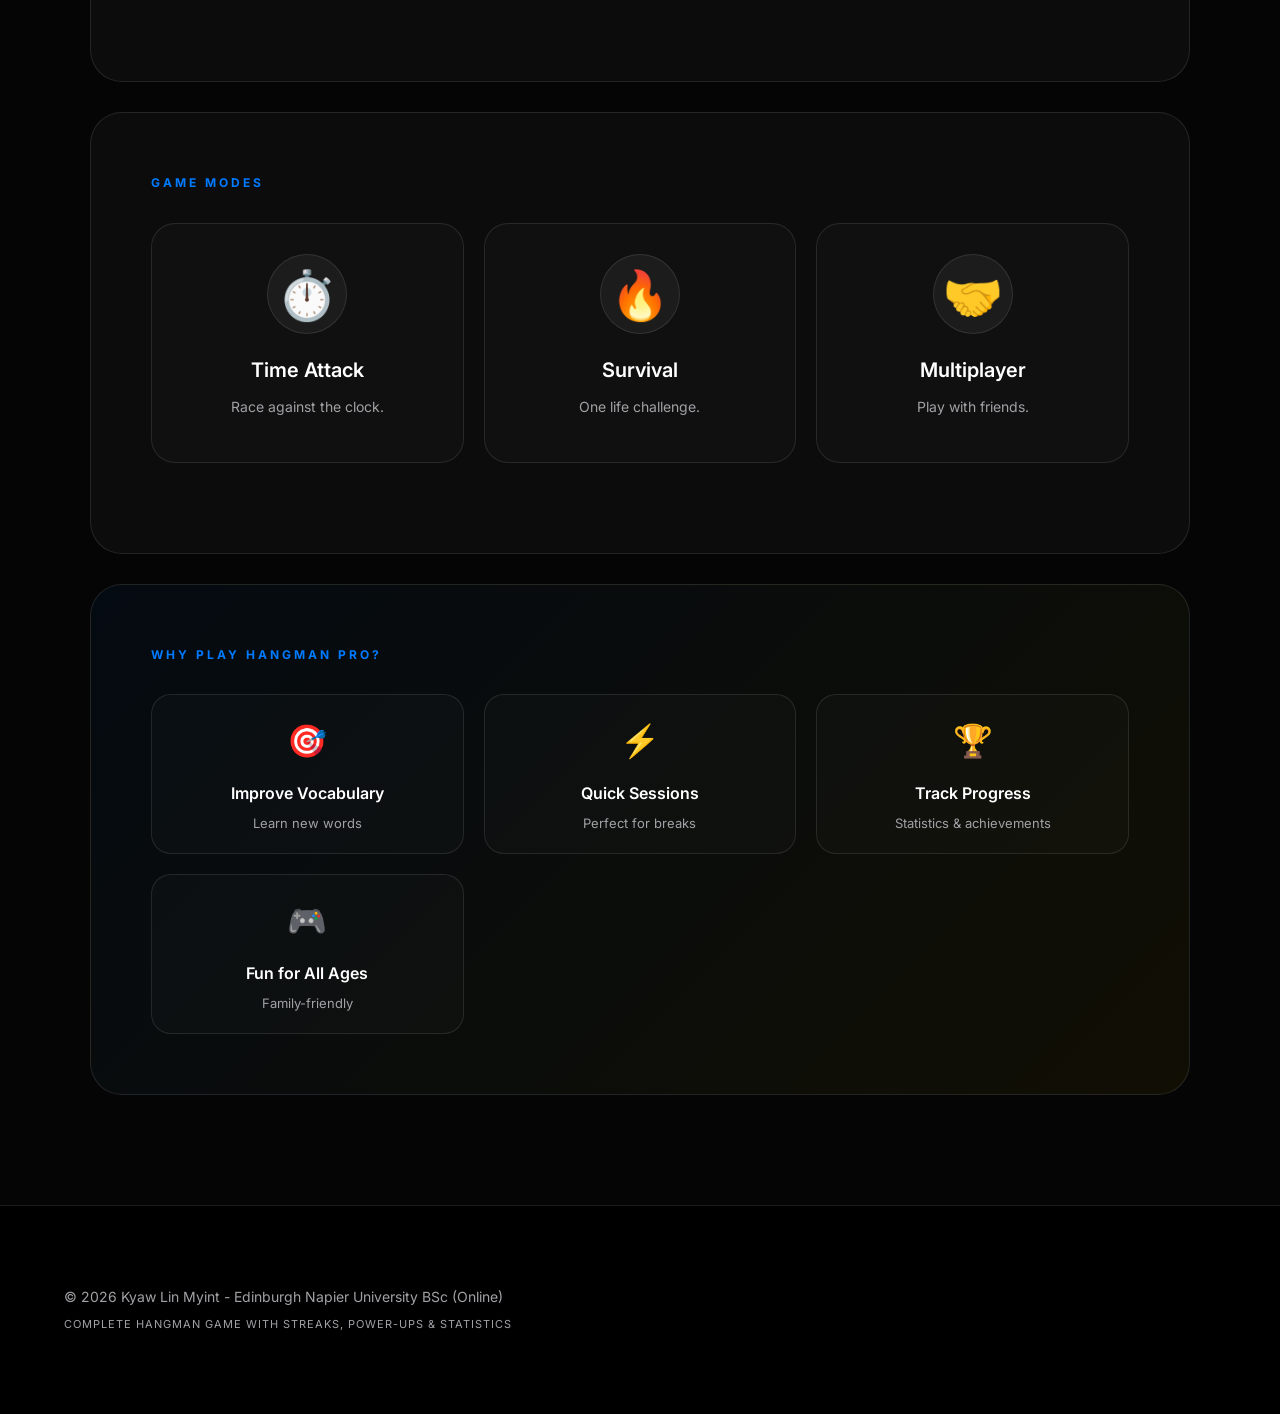
<file: html/website.html>
<!DOCTYPE html>
<html lang="en">
<head>
    <meta charset="UTF-8">
    <meta name="viewport" content="width=device-width, initial-scale=1.0">
    <title>Hangman Pro | Next-Gen Word Challenge</title>
  <link rel="icon" type="image/jpeg" href="../hangman-game-images/images/head.jpg">
    <link rel="stylesheet" href="../css/website.css">

    <style>
        body {
            overflow-x: hidden;
        }

        /* Header */
        .header-content {
            display: flex;
            justify-content: space-between;
            align-items: center;
            flex-wrap: wrap;
        }

        .header-nav {
            display: flex;
            flex-wrap: wrap;
            gap: 15px;
        }

        /* Mobile Menu Toggle Button */
        .mobile-menu-btn {
            display: none;
            background: transparent;
            color: inherit;
            border: 1px solid currentColor;
            padding: 8px 15px;
            font-size: 1rem;
            cursor: pointer;
            border-radius: 5px;
            font-weight: bold;
            transition: all 0.3s ease;
        }

        .mobile-menu-btn:hover {
            opacity: 0.8;
            background-color: rgba(128, 128, 128, 0.1);
        }

        /* Grids */
        .featured-grid,
        .why-play-grid {
            display: grid;
            grid-template-columns: repeat(auto-fit, minmax(250px, 1fr));
            gap: 20px;
        }

        /* Buttons */
        .navigation-buttons {
            display: flex;
            justify-content: center;
            flex-wrap: wrap;
        }

        /* Mobile */
        @media (max-width: 768px) {

            .header-content {
                flex-direction: row; 
                align-items: center; 
                justify-content: space-between;
                position: relative; 
            }

            .mobile-menu-btn {
                display: block; 
            }

            .header-nav {
                flex-direction: column;
                align-items: center; 
                width: 100%;
                margin-top: 10px;
                gap: 0;
                
                /* White Div Container Styling */
                background-color: #ffffff;
                border-radius: 12px; 
                box-shadow: 0 8px 25px rgba(0, 0, 0, 0.12); 
                
                /* Smooth Dropdown Animation Properties */
                overflow: hidden;
                max-height: 0;
                opacity: 0;
                padding: 0; 
                transition: max-height 0.4s ease-in-out, opacity 0.3s ease-in-out, margin-top 0.3s ease-in-out, padding 0.3s ease-in-out;
            }

            /* Triggered via JavaScript */
            .header-nav.show {
                max-height: 400px; 
                opacity: 1;
                margin-top: 15px;
                padding: 10px 0; 
            }

            .header-nav a {
                display: block;
                width: 100%;
                box-sizing: border-box; 
                padding: 14px 20px; 
                text-align: center; 
                
                color: #333333 !important; 
                text-decoration: none;
                font-weight: 500;
                border-bottom: 1px solid rgba(0, 0, 0, 0.04); 
                transition: all 0.3s ease; 
            }

            .header-nav a:hover, 
            .header-nav a:active {
                background-color: #f0f4f8; 
                color: #0056b3 !important; 
                letter-spacing: 0.5px; 
            }

            .header-nav a:last-child {
                border-bottom: none;
            }

            .game-title {
                font-size: 2rem;
                text-align: center;
            }

            .game-subtitle {
                font-size: 1rem;
                text-align: center;
            }

            .play-btn {
                width: 100%;
            }

            .info-section {
                padding: 20px 10px;
            }
        }

        /* Small phone */
        @media (max-width: 480px) {

            .game-title {
                font-size: 1.6rem;
            }

            .game-subtitle {
                font-size: 0.9rem;
            }

            .section-title {
                font-size: 1.2rem;
            }
        }
    </style>
</head>

<body>

    <header class="app-header">
        <div class="header-content">
            <div class="logo-area">
                <span class="logo-icon">M</span>
                <span class="logo-text">Hangman MTK<span></span></span>
            </div>
            
            <button class="mobile-menu-btn" id="mobileMenuBtn">Home ▼</button>

            <nav class="header-nav" id="headerNav">
                <a href="website.html" class="active">Home</a>
                <a href="about.html">About</a>
                <a href="features.html">Features</a>
                <a href="faq.html">FAQ</a>
                <a href="credits.html">Credits</a>
            </nav>
        </div>
    </header>

    <div class="welcome-container">
        <section class="hero-section">
            <h1 class="game-title">Master the Word</h1>
            <p class="game-subtitle">The Ultimate Word Guessing Challenge.</p>
            
            <div class="navigation-buttons">
                <button class="play-btn" onclick="window.location.href='index.html'">
                    LAUNCH GAME
                </button>
            </div>
        </section>

        <main class="welcome-main">
            <section id="featured" class="info-section">
                <h2 class="section-title">Featured Categories</h2>
                <div class="featured-grid">

                    <div class="featured-card">
                        <div class="featured-icon">🌍</div>
                        <h3>Countries</h3>
                        <p>Test your geography knowledge with countries from around the world.</p>
                        <span class="word-count">15+ words</span>
                    </div>

                    <div class="featured-card">
                        <div class="featured-icon">🦁</div>
                        <h3>Animals</h3>
                        <p>From household pets to exotic wildlife.</p>
                        <span class="word-count">12+ words</span>
                    </div>

                    <div class="featured-card">
                        <div class="featured-icon">🍕</div>
                        <h3>Food & Drinks</h3>
                        <p>Delicious dishes and beverages.</p>
                        <span class="word-count">10+ words</span>
                    </div>

                    <div class="featured-card">
                        <div class="featured-icon">⚽</div>
                        <h3>Sports</h3>
                        <p>Identify popular sports.</p>
                        <span class="word-count">12+ words</span>
                    </div>

                    <div class="featured-card">
                        <div class="featured-icon">💻</div>
                        <h3>Programming</h3>
                        <p>Coding languages and concepts.</p>
                        <span class="word-count">10+ words</span>
                    </div>

                    <div class="featured-card">
                        <div class="featured-icon">🔬</div>
                        <h3>Science</h3>
                        <p>Scientific terms and discoveries.</p>
                        <span class="word-count">8+ words</span>
                    </div>

                    <div class="featured-card">
                        <div class="featured-icon">🎬</div>
                        <h3>Movies</h3>
                        <p>Guess movie-related terms.</p>
                        <span class="word-count">10+ words</span>
                    </div>

                    <div class="featured-card">
                        <div class="featured-icon">🏛️</div>
                        <h3>History</h3>
                        <p>Historical figures and events.</p>
                        <span class="word-count">8+ words</span>
                    </div>

                </div>
            </section>

            <section class="info-section">
                <h2 class="section-title">Game Modes</h2>
                <div class="featured-grid">

                    <div class="featured-card">
                        <div class="featured-icon">⏱️</div>
                        <h3>Time Attack</h3>
                        <p>Race against the clock.</p>
                    </div>

                    <div class="featured-card">
                        <div class="featured-icon">🔥</div>
                        <h3>Survival</h3>
                        <p>One life challenge.</p>
                    </div>

                    <div class="featured-card">
                        <div class="featured-icon">🤝</div>
                        <h3>Multiplayer</h3>
                        <p>Play with friends.</p>
                    </div>

                </div>
            </section>

            <section class="info-section why-play">
                <h2 class="section-title">Why Play Hangman Pro?</h2>
                <div class="why-play-grid">

                    <div class="why-play-item">
                        <span class="why-icon">🎯</span>
                        <h4>Improve Vocabulary</h4>
                        <p>Learn new words</p>
                    </div>

                    <div class="why-play-item">
                        <span class="why-icon">⚡</span>
                        <h4>Quick Sessions</h4>
                        <p>Perfect for breaks</p>
                    </div>

                    <div class="why-play-item">
                        <span class="why-icon">🏆</span>
                        <h4>Track Progress</h4>
                        <p>Statistics & achievements</p>
                    </div>

                    <div class="why-play-item">
                        <span class="why-icon">🎮</span>
                        <h4>Fun for All Ages</h4>
                        <p>Family-friendly</p>
                    </div>

                </div>
            </section>
        </main>
    </div>

    <footer class="app-footer">
        <div class="footer-content">
            <div class="footer-left">
                <p>&copy; 2026 Kyaw Lin Myint - Edinburgh Napier University BSc (Online)</p>
                <p class="version">Complete Hangman Game with Streaks, Power-ups & Statistics</p>
            </div>
        </div>
    </footer>

    <script>
        document.addEventListener('DOMContentLoaded', () => {
            const mobileMenuBtn = document.getElementById('mobileMenuBtn');
            const headerNav = document.getElementById('headerNav');

            if (mobileMenuBtn && headerNav) {
                mobileMenuBtn.addEventListener('click', () => {
                    // Toggle the show class which triggers the CSS max-height transition
                    headerNav.classList.toggle('show');
                    
                    // Toggle the visual arrow direction
                    if (headerNav.classList.contains('show')) {
                        mobileMenuBtn.innerHTML = 'Home ▲';
                        // Optional: Add aria-expanded for better accessibility
                        mobileMenuBtn.setAttribute('aria-expanded', 'true');
                    } else {
                        mobileMenuBtn.innerHTML = 'Home ▼';
                        mobileMenuBtn.setAttribute('aria-expanded', 'false');
                    }
                });
            }
        });
    </script>
</body>
</html>
</file>
<file: css/website.css>
/* Import Modern Sans-Serif */
@import url('https://fonts.googleapis.com/css2?family=Inter:wght@300;400;500;600;700&display=swap');

:root {
    --bg-dark: #050505;
    --accent: #007aff;
    --glass: rgba(255, 255, 255, 0.03);
    --border: rgba(255, 255, 255, 0.1);
    --text-main: #ffffff;
    --text-dim: #a1a1a6;
    --header-bg: rgba(5, 5, 5, 0.8);
}

* {
    margin: 0;
    padding: 0;
    box-sizing: border-box;
}

html {
    scroll-behavior: smooth;
}

body {
    font-family: 'Inter', -apple-system, sans-serif;
    background-color: var(--bg-dark);
    color: var(--text-main);
    line-height: 1.6;
    overflow-x: hidden;
}

/* --- Header --- */
.app-header {
    position: fixed;
    top: 0;
    width: 100%;
    height: 80px;
    background: var(--header-bg);
    backdrop-filter: saturate(180%) blur(20px);
    border-bottom: 1px solid var(--border);
    z-index: 1000;
    display: flex;
    justify-content: center;
}

.header-content {
    width: 90%;
    max-width: 1200px;
    display: flex;
    justify-content: space-between;
    align-items: center;
}

.logo-area {
    display: flex;
    align-items: center;
    gap: 10px;
    font-weight: 700;
    letter-spacing: -0.5px;
}

.logo-icon {
    background: var(--accent);
    width: 32px;
    height: 32px;
    display: flex;
    align-items: center;
    justify-content: center;
    border-radius: 8px;
    font-size: 18px;
}

.logo-text span {
    color: var(--accent);
}

.header-nav a {
    color: var(--text-dim);
    text-decoration: none;
    margin-left: 25px;
    font-size: 13px;
    font-weight: 500;
    transition: color 0.3s;
}

.header-nav a:hover {
    color: var(--text-main);
}

/* Active navigation style */
.header-nav a.active {
    color: var(--text-main);
    border-bottom: 2px solid var(--accent);
    padding-bottom: 4px;
}

/* --- Main Layout --- */
.welcome-container {
    padding-top: 100px;
    max-width: 1100px;
    margin: 0 auto;
    padding-bottom: 80px;
}

/* --- Hero Section --- */
.hero-section {
    text-align: center;
    padding: 100px 20px;
}

.game-title {
    font-size: clamp(48px, 8vw, 92px);
    font-weight: 700;
    letter-spacing: -4px;
    margin-bottom: 20px;
    background: linear-gradient(to bottom, #fff 30%, #555 100%);
    -webkit-background-clip: text;
    -webkit-text-fill-color: transparent;
}

.game-subtitle {
    font-size: clamp(18px, 2vw, 24px);
    color: var(--text-dim);
    margin-bottom: 50px;
    font-weight: 300;
}

.navigation-buttons {
    display: flex;
    flex-direction: column;
    align-items: center;
    gap: 25px;
}

.play-btn {
    background: #fff;
    color: #000;
    border: none;
    padding: 18px 50px;
    font-size: 18px;
    font-weight: 600;
    border-radius: 40px;
    cursor: pointer;
    transition: all 0.3s cubic-bezier(0.4, 0, 0.2, 1);
    box-shadow: 0 0 20px rgba(255, 255, 255, 0.1);
}

.play-btn:hover {
    transform: scale(1.05);
    box-shadow: 0 0 30px rgba(255, 255, 255, 0.2);
}

.sub-nav {
    display: flex;
    gap: 20px;
}

.nav-link {
    color: var(--text-dim);
    text-decoration: none;
    font-size: 14px;
    border-bottom: 1px solid transparent;
    transition: all 0.3s;
}

.nav-link:hover {
    color: var(--text-main);
    border-color: var(--text-main);
}

/* --- Info Sections --- */
.info-section {
    background: var(--glass);
    border: 1px solid var(--border);
    border-radius: 32px;
    padding: 60px;
    margin-bottom: 30px;
    transition: border-color 0.4s;
}

.info-section:hover {
    border-color: rgba(255, 255, 255, 0.2);
}

.section-title {
    font-size: 12px;
    text-transform: uppercase;
    color: var(--accent);
    letter-spacing: 3px;
    margin-bottom: 30px;
    font-weight: 700;
}

.section-content p {
    font-size: 18px;
    color: var(--text-dim);
    max-width: 800px;
}

.section-desc {
    font-size: 16px;
    color: var(--text-dim);
    margin-bottom: 25px;
}

/* --- Featured Categories & Game Modes Section --- */
.featured-grid {
    display: grid;
    grid-template-columns: repeat(auto-fit, minmax(220px, 1fr));
    gap: 25px;
    margin-bottom: 30px;
}

.featured-card {
    background: rgba(255, 255, 255, 0.02);
    border: 1px solid var(--border);
    border-radius: 24px;
    padding: 30px 25px;
    text-align: center;
    transition: all 0.3s ease;
    position: relative;
    overflow: hidden;
}

.featured-card::before {
    content: '';
    position: absolute;
    top: 0;
    left: 0;
    right: 0;
    height: 4px;
    background: linear-gradient(90deg, var(--accent), #ffd700);
    transform: scaleX(0);
    transition: transform 0.3s ease;
}

.featured-card:hover {
    transform: translateY(-8px);
    background: rgba(255, 255, 255, 0.05);
    border-color: rgba(255, 255, 255, 0.2);
    box-shadow: 0 20px 30px rgba(0, 0, 0, 0.3);
}

.featured-card:hover::before {
    transform: scaleX(1);
}

.featured-icon {
    font-size: 48px;
    margin-bottom: 20px;
    display: inline-block;
    background: rgba(255, 255, 255, 0.05);
    width: 80px;
    height: 80px;
    line-height: 80px;
    border-radius: 50%;
    text-align: center;
    border: 1px solid var(--border);
    transition: all 0.3s ease;
}

.featured-card:hover .featured-icon {
    background: rgba(255, 215, 0, 0.1);
    border-color: #ffd700;
    transform: scale(1.1);
}

.featured-card h3 {
    font-size: 20px;
    margin-bottom: 10px;
    font-weight: 600;
    color: #fff;
}

.featured-card p {
    font-size: 14px;
    color: var(--text-dim);
    line-height: 1.5;
    margin-bottom: 15px;
}

.word-count {
    display: inline-block;
    background: rgba(255, 255, 255, 0.05);
    padding: 4px 12px;
    border-radius: 30px;
    font-size: 12px;
    color: var(--accent);
    border: 1px solid rgba(255, 255, 255, 0.1);
    font-weight: 500;
}

.view-all-container {
    text-align: center;
    margin-top: 20px;
}

.view-all-link {
    display: inline-block;
    color: var(--text-main);
    text-decoration: none;
    font-size: 16px;
    font-weight: 500;
    padding: 12px 30px;
    border: 1px solid var(--border);
    border-radius: 40px;
    transition: all 0.3s ease;
    background: rgba(255, 255, 255, 0.02);
}

.view-all-link:hover {
    background: var(--accent);
    border-color: var(--accent);
    color: white;
    transform: translateX(5px);
}

.view-all-link::after {
    content: ' →';
    opacity: 0;
    transition: opacity 0.3s ease;
}

.view-all-link:hover::after {
    opacity: 1;
}

/* --- Game Stats & Leaderboard Preview --- */
.stats-preview {
    background: linear-gradient(135deg, rgba(255, 215, 0, 0.05), rgba(0, 122, 255, 0.05));
}

.stats-overview {
    display: flex;
    justify-content: space-around;
    gap: 30px;
    margin-bottom: 50px;
    flex-wrap: wrap;
}

.stat-item-large {
    text-align: center;
    padding: 20px;
    background: rgba(255, 255, 255, 0.03);
    border-radius: 20px;
    min-width: 150px;
    border: 1px solid var(--border);
    transition: all 0.3s ease;
}

.stat-item-large:hover {
    transform: translateY(-5px);
    background: rgba(255, 255, 255, 0.05);
    border-color: var(--accent);
}

.stat-icon {
    font-size: 48px;
    display: block;
    margin-bottom: 10px;
}

.stat-number {
    font-size: 36px;
    font-weight: 700;
    color: #ffd700;
    display: block;
    margin-bottom: 5px;
}

.stat-item-large .stat-label {
    font-size: 14px;
    color: var(--text-dim);
    text-transform: uppercase;
    letter-spacing: 1px;
}

.leaderboard-preview {
    max-width: 500px;
    margin: 0 auto;
    background: rgba(0, 0, 0, 0.3);
    border-radius: 24px;
    padding: 30px;
    border: 1px solid var(--border);
}

.preview-title {
    font-size: 20px;
    margin-bottom: 25px;
    color: #fff;
    text-align: center;
    font-weight: 600;
}

.leaderboard-entries {
    display: flex;
    flex-direction: column;
    gap: 12px;
    margin-bottom: 25px;
}

.leaderboard-entry {
    display: flex;
    align-items: center;
    padding: 12px 20px;
    background: rgba(255, 255, 255, 0.03);
    border-radius: 16px;
    border: 1px solid var(--border);
    transition: all 0.3s ease;
}

.leaderboard-entry:hover {
    background: rgba(255, 255, 255, 0.06);
    transform: translateX(5px);
}

.leaderboard-entry.gold {
    background: rgba(255, 215, 0, 0.1);
    border-color: rgba(255, 215, 0, 0.3);
}

.leaderboard-entry.silver {
    background: rgba(192, 192, 192, 0.1);
    border-color: rgba(192, 192, 192, 0.3);
}

.leaderboard-entry.bronze {
    background: rgba(205, 127, 50, 0.1);
    border-color: rgba(205, 127, 50, 0.3);
}

.rank {
    font-size: 18px;
    font-weight: 700;
    width: 40px;
    color: #ffd700;
}

.gold .rank, .silver .rank, .bronze .rank {
    color: inherit;
}

.player-name {
    flex: 1;
    font-weight: 500;
    color: #fff;
}

.player-score {
    font-weight: 600;
    color: #ffd700;
}

.view-full-link {
    display: inline-block;
    color: var(--text-main);
    text-decoration: none;
    font-size: 14px;
    font-weight: 500;
    padding: 10px 20px;
    border: 1px solid var(--border);
    border-radius: 30px;
    transition: all 0.3s ease;
    width: 100%;
    text-align: center;
}

.view-full-link:hover {
    background: var(--accent);
    border-color: var(--accent);
    color: white;
}

/* --- Why Play Section --- */
.why-play {
    background: linear-gradient(135deg, rgba(0, 122, 255, 0.05), rgba(255, 215, 0, 0.05));
}

.why-play-grid {
    display: grid;
    grid-template-columns: repeat(auto-fit, minmax(180px, 1fr));
    gap: 20px;
    margin-top: 20px;
}

.why-play-item {
    text-align: center;
    padding: 20px;
    background: rgba(255, 255, 255, 0.02);
    border-radius: 20px;
    border: 1px solid var(--border);
    transition: all 0.3s ease;
}

.why-play-item:hover {
    transform: translateY(-5px);
    background: rgba(255, 255, 255, 0.04);
    border-color: var(--accent);
}

.why-icon {
    font-size: 32px;
    display: block;
    margin-bottom: 15px;
}

.why-play-item h4 {
    font-size: 16px;
    font-weight: 600;
    margin-bottom: 8px;
    color: #fff;
}

.why-play-item p {
    font-size: 13px;
    color: var(--text-dim);
    line-height: 1.4;
}

/* --- Footer --- */
.app-footer {
    border-top: 1px solid var(--border);
    padding: 80px 0;
    background: #000;
}

.footer-content {
    width: 90%;
    max-width: 1200px;
    margin: 0 auto;
    display: flex;
    justify-content: space-between;
    align-items: flex-start;
}

.footer-left p {
    font-size: 14px;
    color: var(--text-dim);
}

.version {
    font-size: 11px !important;
    margin-top: 8px;
    letter-spacing: 1px;
    text-transform: uppercase;
}

/* --- Responsive --- */
@media (max-width: 768px) {
    .info-section { 
        padding: 40px 30px; 
    }
    
    .header-nav { 
        display: none; 
    }
    
    .footer-content { 
        flex-direction: column; 
        gap: 40px; 
        text-align: center; 
        align-items: center; 
    }
    
    /* Featured categories responsive */
    .featured-grid {
        grid-template-columns: repeat(auto-fit, minmax(150px, 1fr));
        gap: 15px;
    }
    
    .featured-card {
        padding: 20px 15px;
    }
    
    .featured-icon {
        font-size: 36px;
        width: 60px;
        height: 60px;
        line-height: 60px;
    }
    
    .featured-card h3 {
        font-size: 18px;
    }
    
    .featured-card p {
        font-size: 13px;
    }
    
    /* Stats section responsive */
    .stats-overview {
        gap: 15px;
    }
    
    .stat-item-large {
        min-width: 120px;
        padding: 15px;
    }
    
    .stat-icon {
        font-size: 36px;
    }
    
    .stat-number {
        font-size: 28px;
    }
    
    .leaderboard-preview {
        padding: 20px;
    }
    
    /* Why Play responsive */
    .why-play-grid {
        grid-template-columns: repeat(2, 1fr);
    }
}

@media (max-width: 480px) {
    .info-section {
        padding: 30px 20px;
    }
    
    .featured-grid {
        grid-template-columns: 1fr;
    }
    
    .stats-overview {
        flex-direction: column;
        align-items: center;
    }
    
    .stat-item-large {
        width: 100%;
        max-width: 200px;
    }
    
    .leaderboard-entry {
        padding: 10px 15px;
    }
    
    .rank {
        width: 30px;
        font-size: 16px;
    }
    
    .player-name {
        font-size: 14px;
    }
    
    .player-score {
        font-size: 14px;
    }
    
    .why-play-grid {
        grid-template-columns: 1fr;
    }
    
    .view-all-link {
        padding: 10px 20px;
        font-size: 14px;
    }
}

        /* Header */
        .header-content {
            display: flex;
            justify-content: space-between;
            align-items: center;
            flex-wrap: wrap;
        }

        .header-nav {
            display: flex;
            flex-wrap: wrap;
            gap: 15px;
        }

        /* Mobile Menu Toggle Button */
        .mobile-menu-btn {
            display: none;
            background: transparent;
            color: inherit;
            border: 1px solid currentColor;
            padding: 8px 15px;
            font-size: 1rem;
            cursor: pointer;
            border-radius: 5px;
            font-weight: bold;
            transition: all 0.3s ease;
        }

        .mobile-menu-btn:hover {
            opacity: 0.8;
            background-color: rgba(128, 128, 128, 0.1);
        }

        /* Grids */
        .featured-grid,
        .why-play-grid {
            display: grid;
            grid-template-columns: repeat(auto-fit, minmax(250px, 1fr));
            gap: 20px;
        }

        /* Buttons */
        .navigation-buttons {
            display: flex;
            justify-content: center;
            flex-wrap: wrap;
        }

        /* Mobile */
        @media (max-width: 768px) {

            .header-content {
                flex-direction: row; 
                align-items: center; 
                justify-content: space-between;
                position: relative; 
            }

            .mobile-menu-btn {
                display: block; 
            }

            .header-nav {
                flex-direction: column;
                align-items: center; 
                width: 100%;
                margin-top: 10px;
                gap: 0;
                
                /* White Div Container Styling */
                background-color: #ffffff;
                border-radius: 12px; 
                box-shadow: 0 8px 25px rgba(0, 0, 0, 0.12); 
                
                /* Smooth Dropdown Animation Properties */
                overflow: hidden;
                max-height: 0;
                opacity: 0;
                padding: 0; 
                transition: max-height 0.4s ease-in-out, opacity 0.3s ease-in-out, margin-top 0.3s ease-in-out, padding 0.3s ease-in-out;
            }

            /* Triggered via JavaScript */
            .header-nav.show {
                max-height: 400px; 
                opacity: 1;
                margin-top: 15px;
                padding: 10px 0; 
            }

            .header-nav a {
                display: block;
                width: 100%;
                box-sizing: border-box; 
                padding: 14px 20px; 
                text-align: center; 
                
                color: #333333 !important; 
                text-decoration: none;
                font-weight: 500;
                border-bottom: 1px solid rgba(0, 0, 0, 0.04); 
                transition: all 0.3s ease; 
            }

            .header-nav a:hover, 
            .header-nav a:active {
                background-color: #f0f4f8; 
                color: #0056b3 !important; 
                letter-spacing: 0.5px; 
            }

            .header-nav a:last-child {
                border-bottom: none;
            }

            .game-title {
                font-size: 2rem;
                text-align: center;
            }

            .game-subtitle {
                font-size: 1rem;
                text-align: center;
            }

            .play-btn {
                width: 100%;
            }

            .info-section {
                padding: 20px 10px;
            }
        }

        /* Small phone */
        @media (max-width: 480px) {

            .game-title {
                font-size: 1.6rem;
            }

            .game-subtitle {
                font-size: 0.9rem;
            }

            .section-title {
                font-size: 1.2rem;
            }
        }
</file>
<file: css/about.css>
/* about.css */
@import url('website.css');

/* --- Original Developer Info Styles --- */
.developer-info ul {
    list-style-type: none;
    padding: 0;
}

.developer-info li {
    color: var(--text-dim);
    margin-bottom: 12px;
    padding-left: 25px;
    position: relative;
    font-size: 16px;
}

.developer-info li::before {
    content: "▹";
    position: absolute;
    left: 0;
    color: var(--accent);
    font-size: 18px;
}

.developer-info h4 {
    margin-top: 30px;
    margin-bottom: 15px;
    color: #fff;
    font-weight: 500;
    letter-spacing: 1px;
    font-size: 18px;
}

.credit-section {
    margin-top: 20px;
}

/* Desktop Active Navigation State */
.header-nav a.active {
    color: var(--text-main);
    border-bottom: 2px solid var(--accent);
    padding-bottom: 4px;
}

body {
    overflow-x: hidden;
}

.header-content {
    display: flex;
    justify-content: space-between;
    align-items: center;
    flex-wrap: wrap;
    position: relative;
}

.header-nav {
    display: flex;
    flex-wrap: wrap;
    gap: 15px;
}

/* Mobile Menu Toggle Button (Hidden on Desktop) */
.mobile-menu-btn {
    display: none;
    background: transparent;
    color: inherit;
    border: 1px solid currentColor;
    padding: 8px 15px;
    font-size: 1rem;
    cursor: pointer;
    border-radius: 5px;
    font-weight: bold;
    transition: all 0.3s ease;
}

.mobile-menu-btn:hover {
    opacity: 0.8;
    background-color: rgba(128, 128, 128, 0.1);
}

/* ================= MOBILE ================= */
@media (max-width: 768px) {
    .header-content {
        flex-direction: row; 
        align-items: center; 
        justify-content: space-between;
    }

    .mobile-menu-btn {
        display: block; 
    }

    .header-nav {
        flex-direction: column;
        align-items: center; 
        width: 100%;
        margin-top: 10px;
        gap: 0;
        
        /* White Div Container Styling */
        background-color: #ffffff;
        border-radius: 12px; 
        box-shadow: 0 8px 25px rgba(0, 0, 0, 0.12); 
        
        /* Smooth Dropdown Animation Properties */
        overflow: hidden;
        max-height: 0;
        opacity: 0;
        padding: 0; 
        transition: max-height 0.4s ease-in-out, opacity 0.3s ease-in-out, margin-top 0.3s ease-in-out, padding 0.3s ease-in-out;
    }

    /* Triggered via JavaScript */
    .header-nav.show {
        max-height: 400px; 
        opacity: 1;
        margin-top: 15px;
        padding: 10px 0; 
    }

    .header-nav a {
        display: block; 
        width: 100%;
        box-sizing: border-box; 
        padding: 14px 20px; 
        text-align: center; 
        
        color: #333333 !important; 
        text-decoration: none;
        font-weight: 500;
        border-bottom: 1px solid rgba(0, 0, 0, 0.04); 
        transition: all 0.3s ease; 
    }

    /* Modern Hover Effect Inside Dropdown */
    .header-nav a:hover, 
    .header-nav a:active {
        background-color: #f0f4f8; 
        color: #0056b3 !important; 
        letter-spacing: 0.5px; 
    }

    /* Mobile Active State Fix - Ensures "About" looks selected */
    .header-nav a.active {
        border-bottom: 1px solid rgba(0, 0, 0, 0.04);
        background-color: #f0f4f8; 
        color: #0056b3 !important; 
        font-weight: 700;
    }

    .header-nav a:last-child {
        border-bottom: none;
    }
}
</file>
<file: css/credits.css>
/* credits.css */
@import url('website.css');

.developer-info ul {
    list-style-type: none;
    padding: 0;
}

.developer-info li {
    color: var(--text-dim);
    margin-bottom: 12px;
    padding-left: 25px;
    position: relative;
    font-size: 16px;
}

.developer-info li::before {
    content: "▹";
    position: absolute;
    left: 0;
    color: var(--accent);
    font-size: 18px;
}

.developer-info h4 {
    margin-top: 30px;
    margin-bottom: 15px;
    color: #fff;
    font-weight: 500;
    letter-spacing: 1px;
    font-size: 18px;
}

.credit-section {
    margin-top: 20px;
}

/* Desktop Active Navigation State */
.header-nav a.active {
    color: var(--text-main);
    border-bottom: 2px solid var(--accent);
    padding-bottom: 4px;
}

body {
    overflow-x: hidden;
}

.header-content {
    display: flex;
    justify-content: space-between;
    align-items: center;
    flex-wrap: wrap;
    position: relative;
}

.header-nav {
    display: flex;
    flex-wrap: wrap;
    gap: 15px;
}

/* Mobile Menu Toggle Button (Hidden on Desktop) */
.mobile-menu-btn {
    display: none;
    background: transparent;
    color: inherit;
    border: 1px solid currentColor;
    padding: 8px 15px;
    font-size: 1rem;
    cursor: pointer;
    border-radius: 5px;
    font-weight: bold;
    transition: all 0.3s ease;
}

.mobile-menu-btn:hover {
    opacity: 0.8;
    background-color: rgba(128, 128, 128, 0.1);
}

/* ================= MOBILE ================= */
@media (max-width: 768px) {
    .header-content {
        flex-direction: row; 
        align-items: center; 
        justify-content: space-between;
    }

    .mobile-menu-btn {
        display: block; 
    }

    .header-nav {
        flex-direction: column;
        align-items: center; 
        width: 100%;
        margin-top: 10px;
        gap: 0;
        
        /* White Div Container Styling */
        background-color: #ffffff;
        border-radius: 12px; 
        box-shadow: 0 8px 25px rgba(0, 0, 0, 0.12); 
        
        /* Smooth Dropdown Animation Properties */
        overflow: hidden;
        max-height: 0;
        opacity: 0;
        padding: 0; 
        transition: max-height 0.4s ease-in-out, opacity 0.3s ease-in-out, margin-top 0.3s ease-in-out, padding 0.3s ease-in-out;
    }

    /* Triggered via JavaScript */
    .header-nav.show {
        max-height: 400px; 
        opacity: 1;
        margin-top: 15px;
        padding: 10px 0; 
    }

    .header-nav a {
        display: block; /* Forces block layout for perfect centering */
        width: 100%;
        box-sizing: border-box; 
        padding: 14px 20px; 
        text-align: center; 
        
        color: #333333 !important; 
        text-decoration: none;
        font-weight: 500;
        border-bottom: 1px solid rgba(0, 0, 0, 0.04); 
        transition: all 0.3s ease; 
    }

    /* Modern Hover Effect Inside Dropdown */
    .header-nav a:hover, 
    .header-nav a:active {
        background-color: #f0f4f8; 
        color: #0056b3 !important; 
        letter-spacing: 0.5px; 
    }

    /* Mobile Active State Fix - Ensures "Credits" looks selected */
    .header-nav a.active {
        border-bottom: 1px solid rgba(0, 0, 0, 0.04);
        background-color: #f0f4f8; 
        color: #0056b3 !important; 
        font-weight: 700;
    }

    .header-nav a:last-child {
        border-bottom: none;
    }
}
</file>
<file: css/features.css>
@import url('website.css');

.features-grid-detailed {
    display: grid;
    grid-template-columns: repeat(auto-fit, minmax(300px, 1fr));
    gap: 25px;
    margin-top: 20px;
}

.feature-card-detailed {
    background: rgba(255, 255, 255, 0.02);
    border: 1px solid var(--border);
    padding: 35px 30px;
    border-radius: 24px;
    transition: transform 0.3s, background 0.3s, border-color 0.3s;
    display: flex;
    flex-direction: column;
}

.feature-card-detailed:hover {
    transform: translateY(-5px);
    background: rgba(255, 255, 255, 0.04);
    border-color: rgba(255, 255, 255, 0.2);
}

.feature-card-detailed .feature-icon {
    font-size: 36px;
    margin-bottom: 20px;
    display: block;
}

.feature-card-detailed h3 {
    font-size: 20px;
    margin-bottom: 15px;
    font-weight: 600;
}

.feature-card-detailed p {
    font-size: 15px;
    color: var(--text-dim);
    line-height: 1.6;
    flex-grow: 1;
}

/* Desktop Active Navigation State */
.header-nav a.active {
    color: var(--text-main);
    border-bottom: 2px solid var(--accent);
    padding-bottom: 4px;
}

body {
    overflow-x: hidden;
}

.header-content {
    display: flex;
    justify-content: space-between;
    align-items: center;
    flex-wrap: wrap;
    position: relative;
}

.header-nav {
    display: flex;
    flex-wrap: wrap;
    gap: 15px;
}

/* Mobile Menu Toggle Button (Hidden on Desktop) */
.mobile-menu-btn {
    display: none;
    background: transparent;
    color: inherit;
    border: 1px solid currentColor;
    padding: 8px 15px;
    font-size: 1rem;
    cursor: pointer;
    border-radius: 5px;
    font-weight: bold;
    transition: all 0.3s ease;
}

.mobile-menu-btn:hover {
    opacity: 0.8;
    background-color: rgba(128, 128, 128, 0.1);
}

/* ================= MOBILE ================= */
@media (max-width: 768px) {
    .header-content {
        flex-direction: row; 
        align-items: center; 
        justify-content: space-between;
    }

    .mobile-menu-btn {
        display: block; 
    }

    .header-nav {
        flex-direction: column;
        align-items: center; 
        width: 100%;
        margin-top: 10px;
        gap: 0;
        
        /* White Div Container Styling */
        background-color: #ffffff;
        border-radius: 12px; 
        box-shadow: 0 8px 25px rgba(0, 0, 0, 0.12); 
        
        /* Smooth Dropdown Animation Properties */
        overflow: hidden;
        max-height: 0;
        opacity: 0;
        padding: 0; 
        transition: max-height 0.4s ease-in-out, opacity 0.3s ease-in-out, margin-top 0.3s ease-in-out, padding 0.3s ease-in-out;
    }

    /* Triggered via JavaScript */
    .header-nav.show {
        max-height: 400px; 
        opacity: 1;
        margin-top: 15px;
        padding: 10px 0; 
    }

    .header-nav a {
        display: block; /* Forces block layout for perfect centering */
        width: 100%;
        box-sizing: border-box; 
        padding: 14px 20px; 
        text-align: center; 
        
        color: #333333 !important; 
        text-decoration: none;
        font-weight: 500;
        border-bottom: 1px solid rgba(0, 0, 0, 0.04); 
        transition: all 0.3s ease; 
    }

    /* Modern Hover Effect Inside Dropdown */
    .header-nav a:hover, 
    .header-nav a:active {
        background-color: #f0f4f8; 
        color: #0056b3 !important; 
        letter-spacing: 0.5px; 
    }

    /* Mobile Active State Fix - Ensures "Features" looks selected */
    .header-nav a.active {
        border-bottom: 1px solid rgba(0, 0, 0, 0.04);
        background-color: #f0f4f8; 
        color: #0056b3 !important; 
        font-weight: 700;
    }

    .header-nav a:last-child {
        border-bottom: none;
    }
}
</file>
